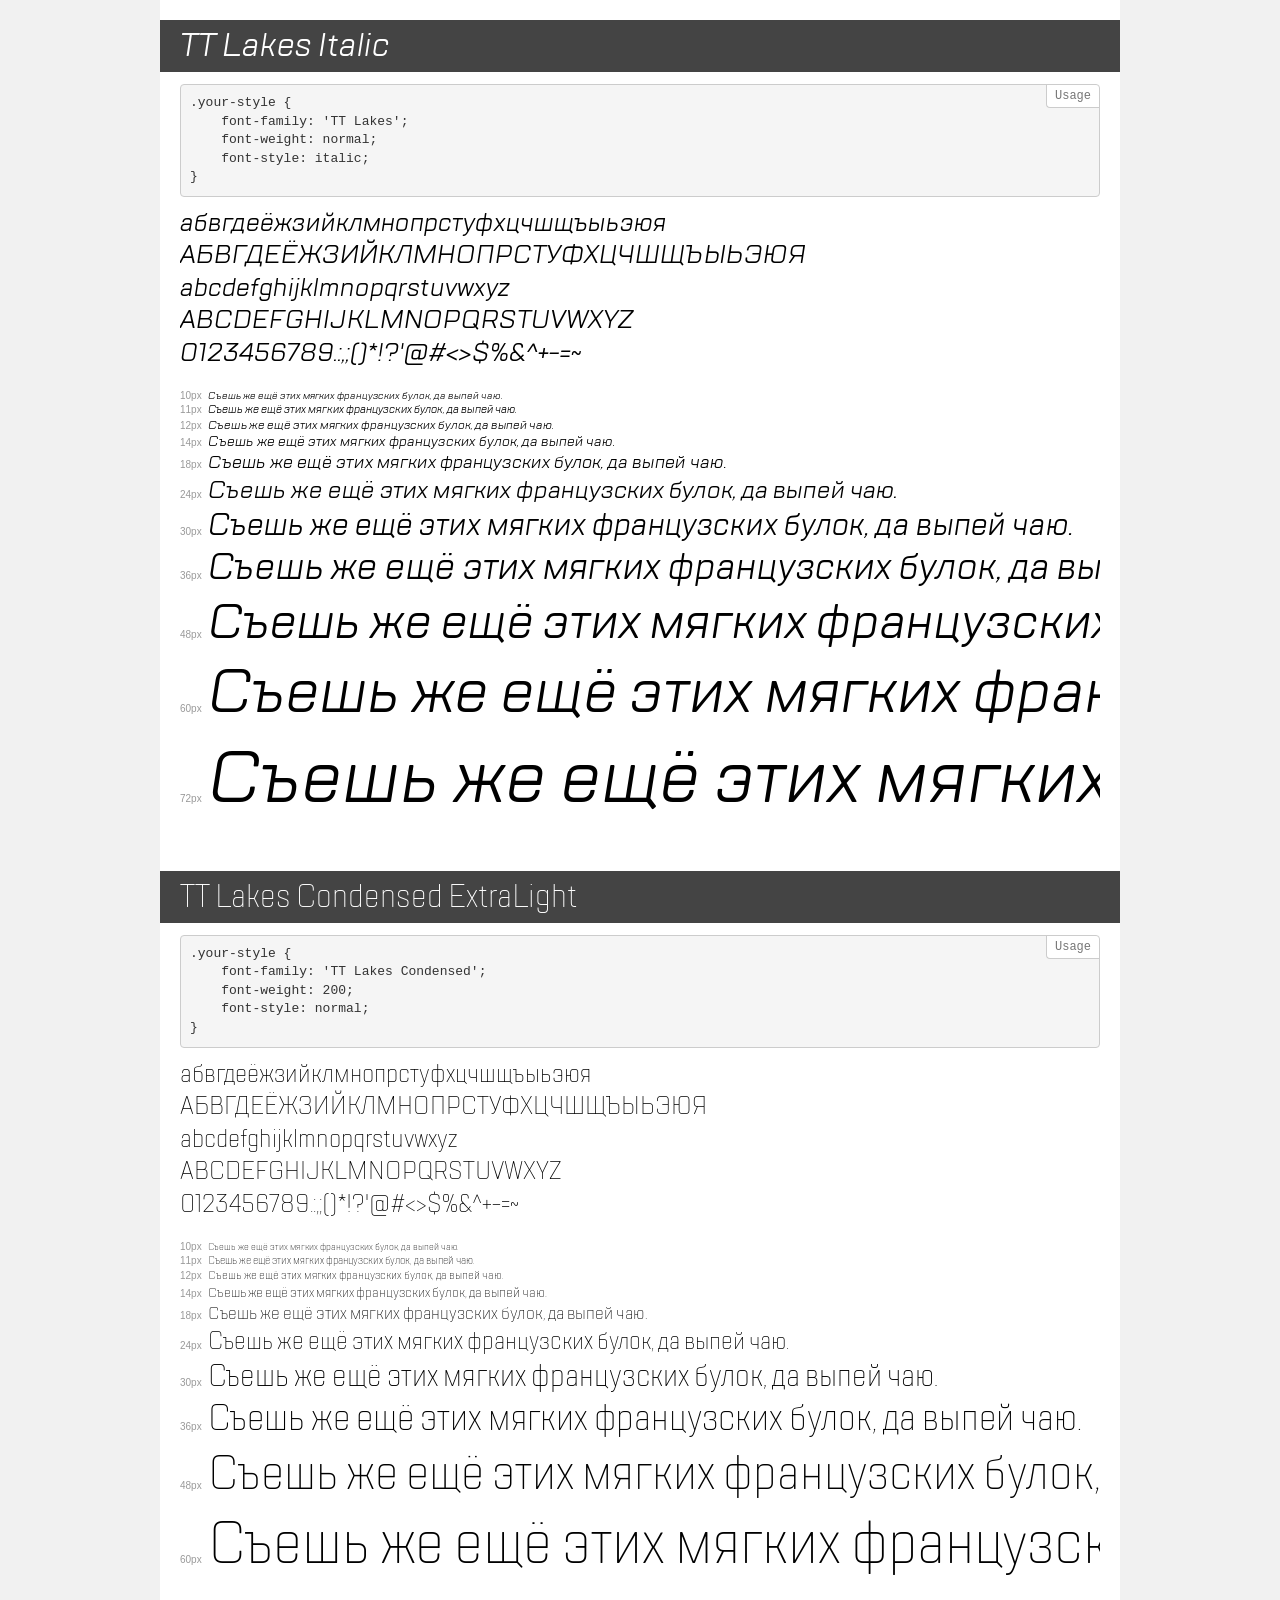
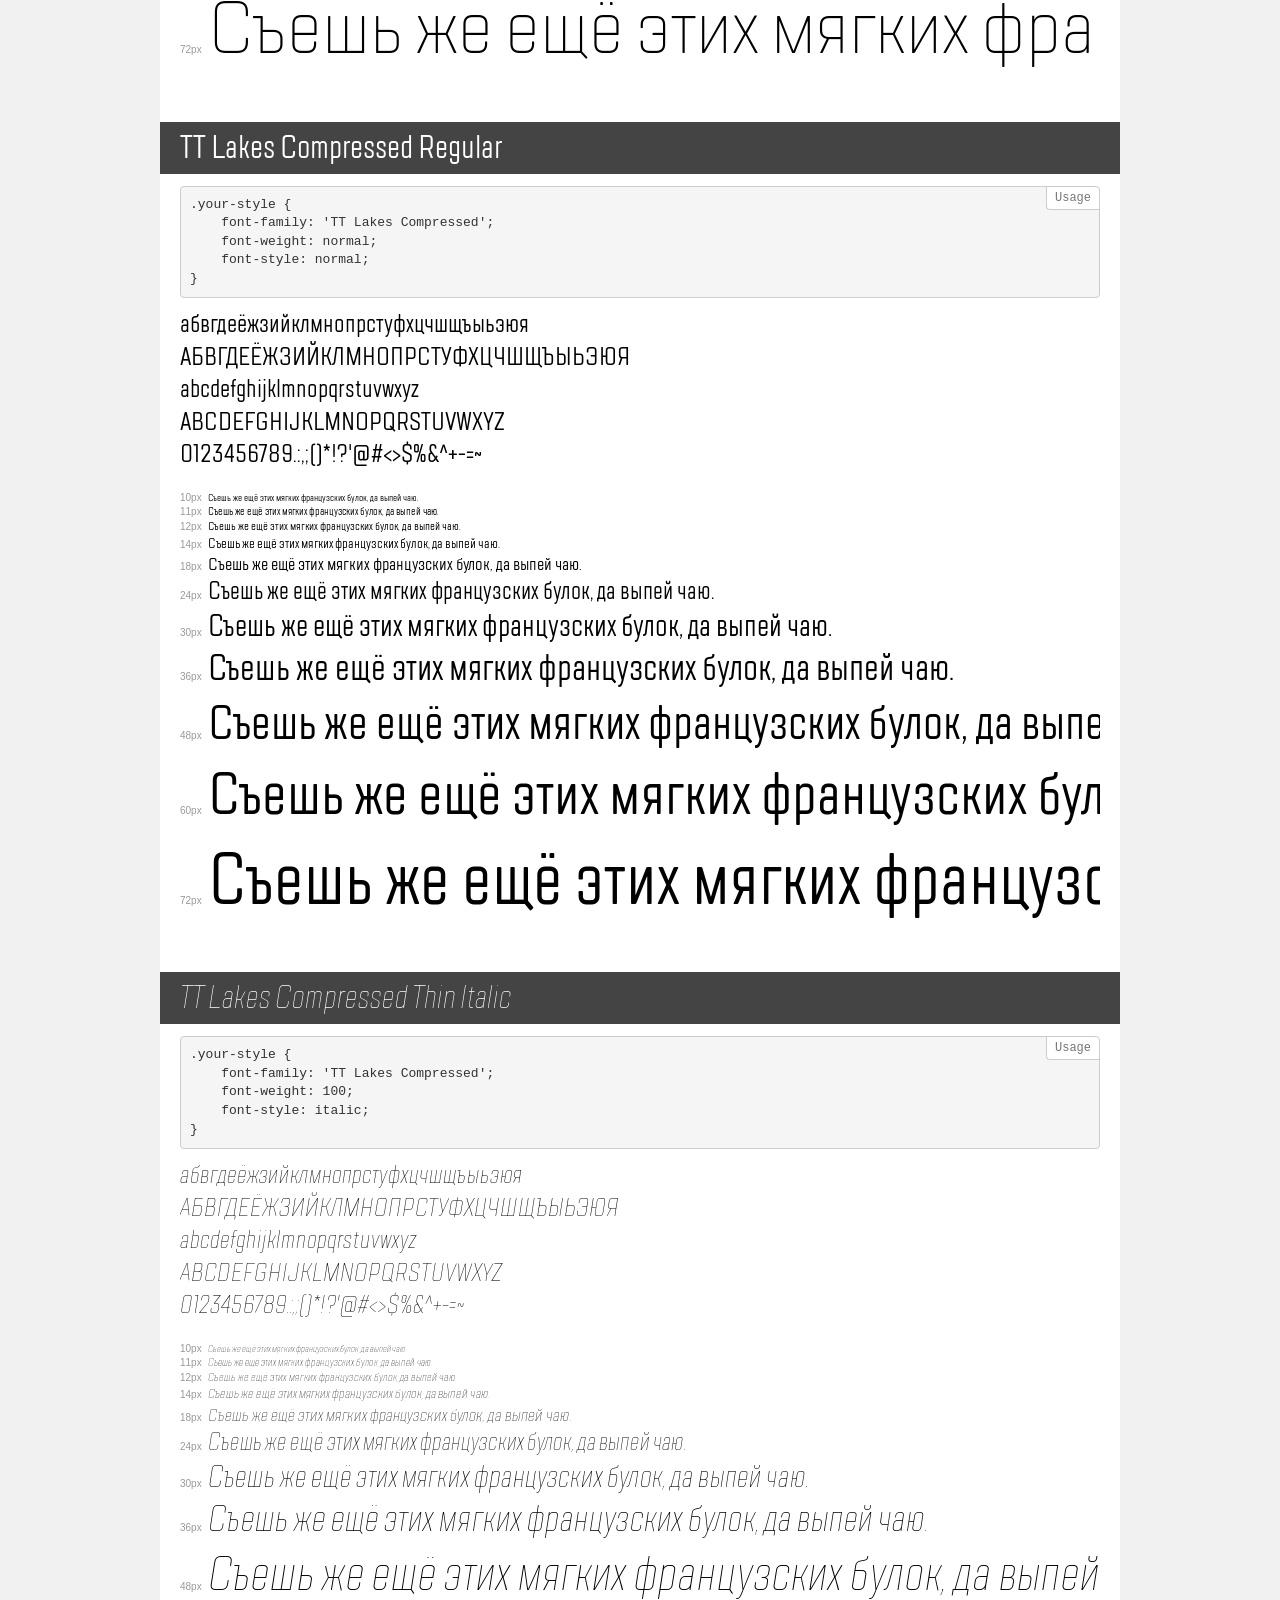
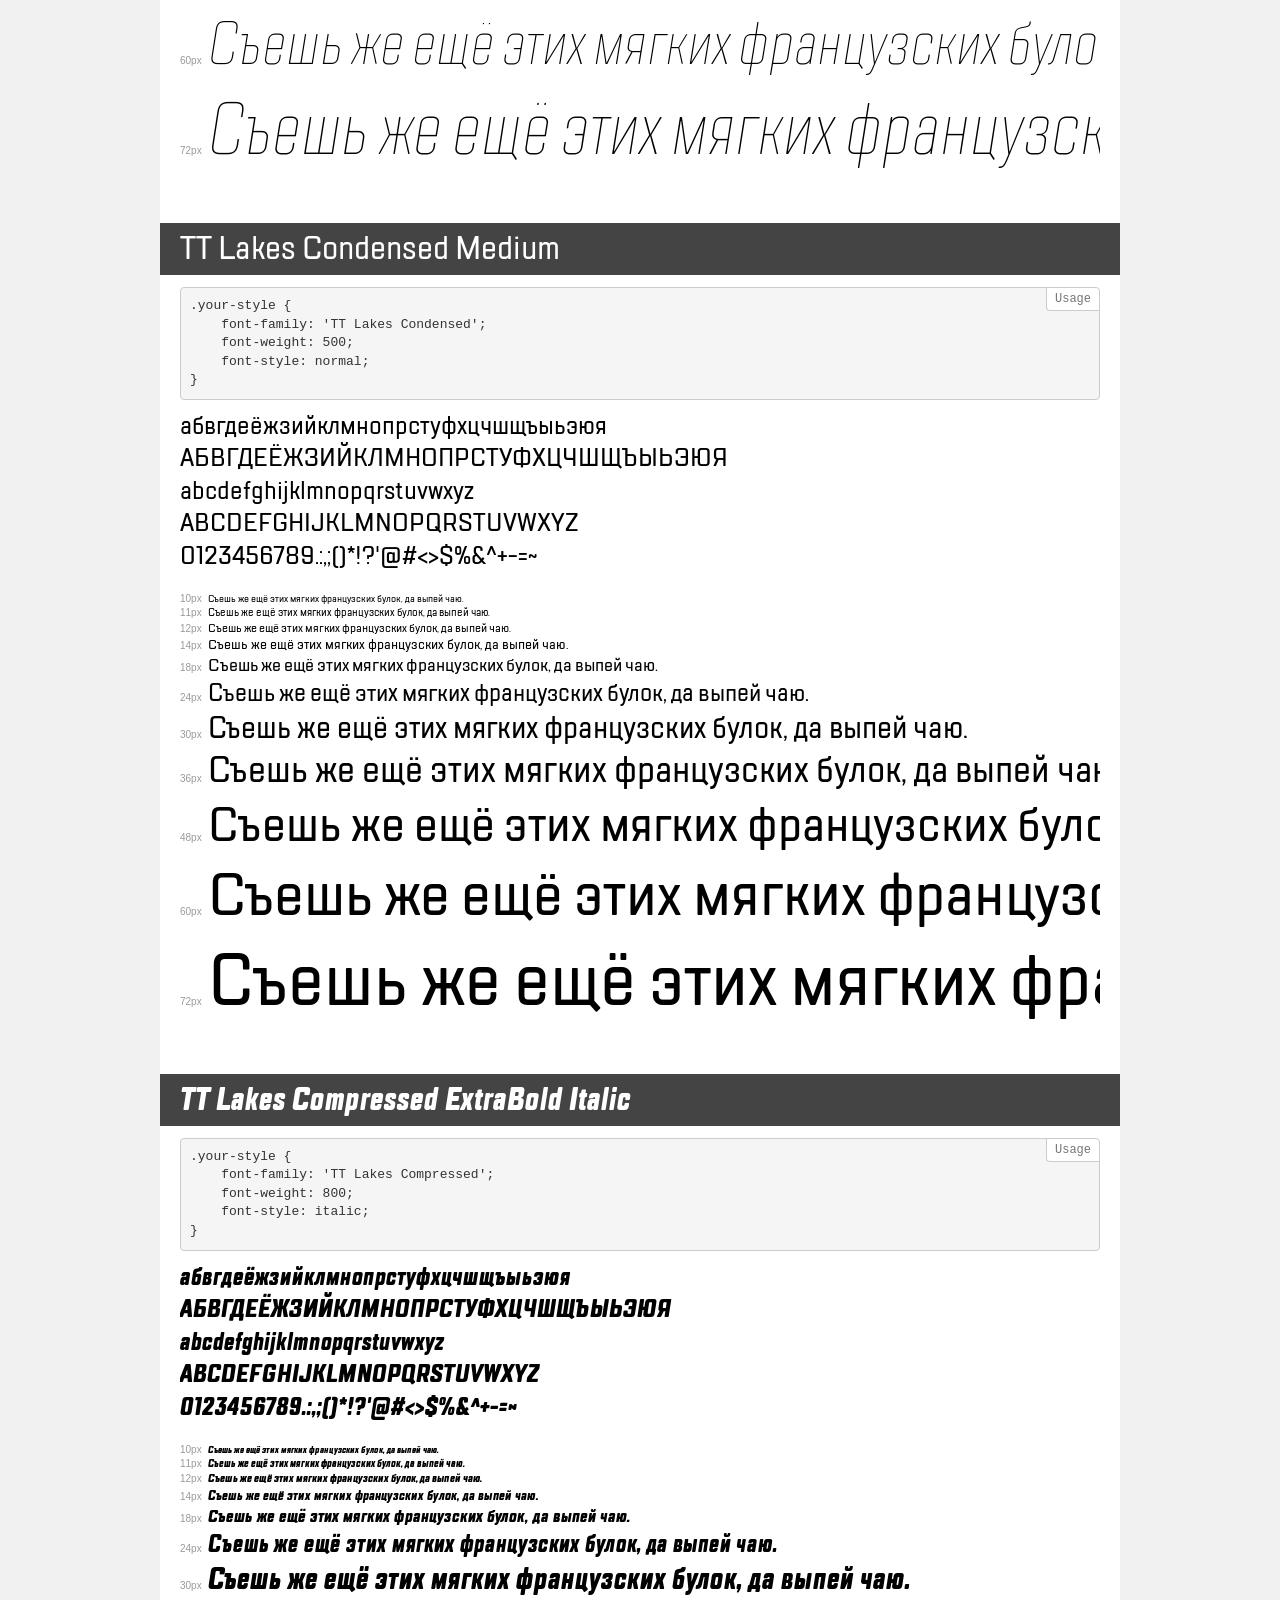
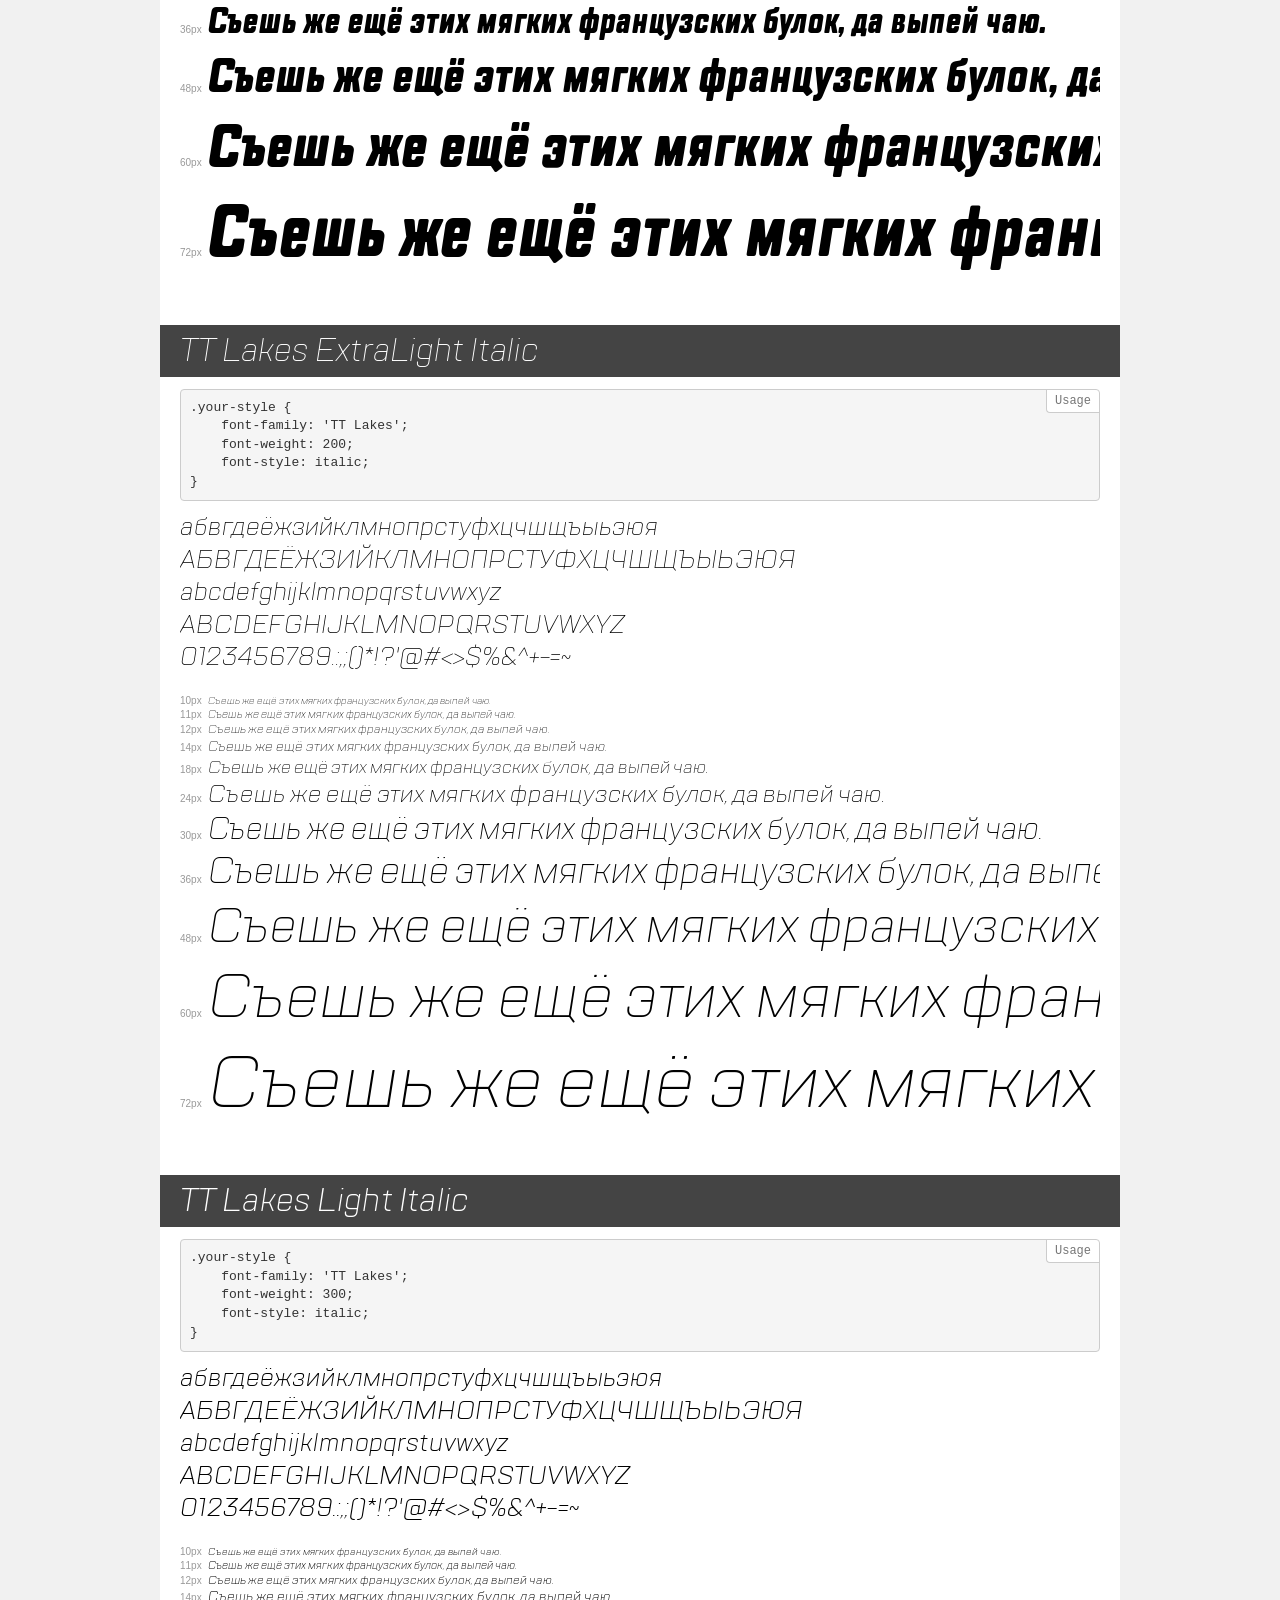
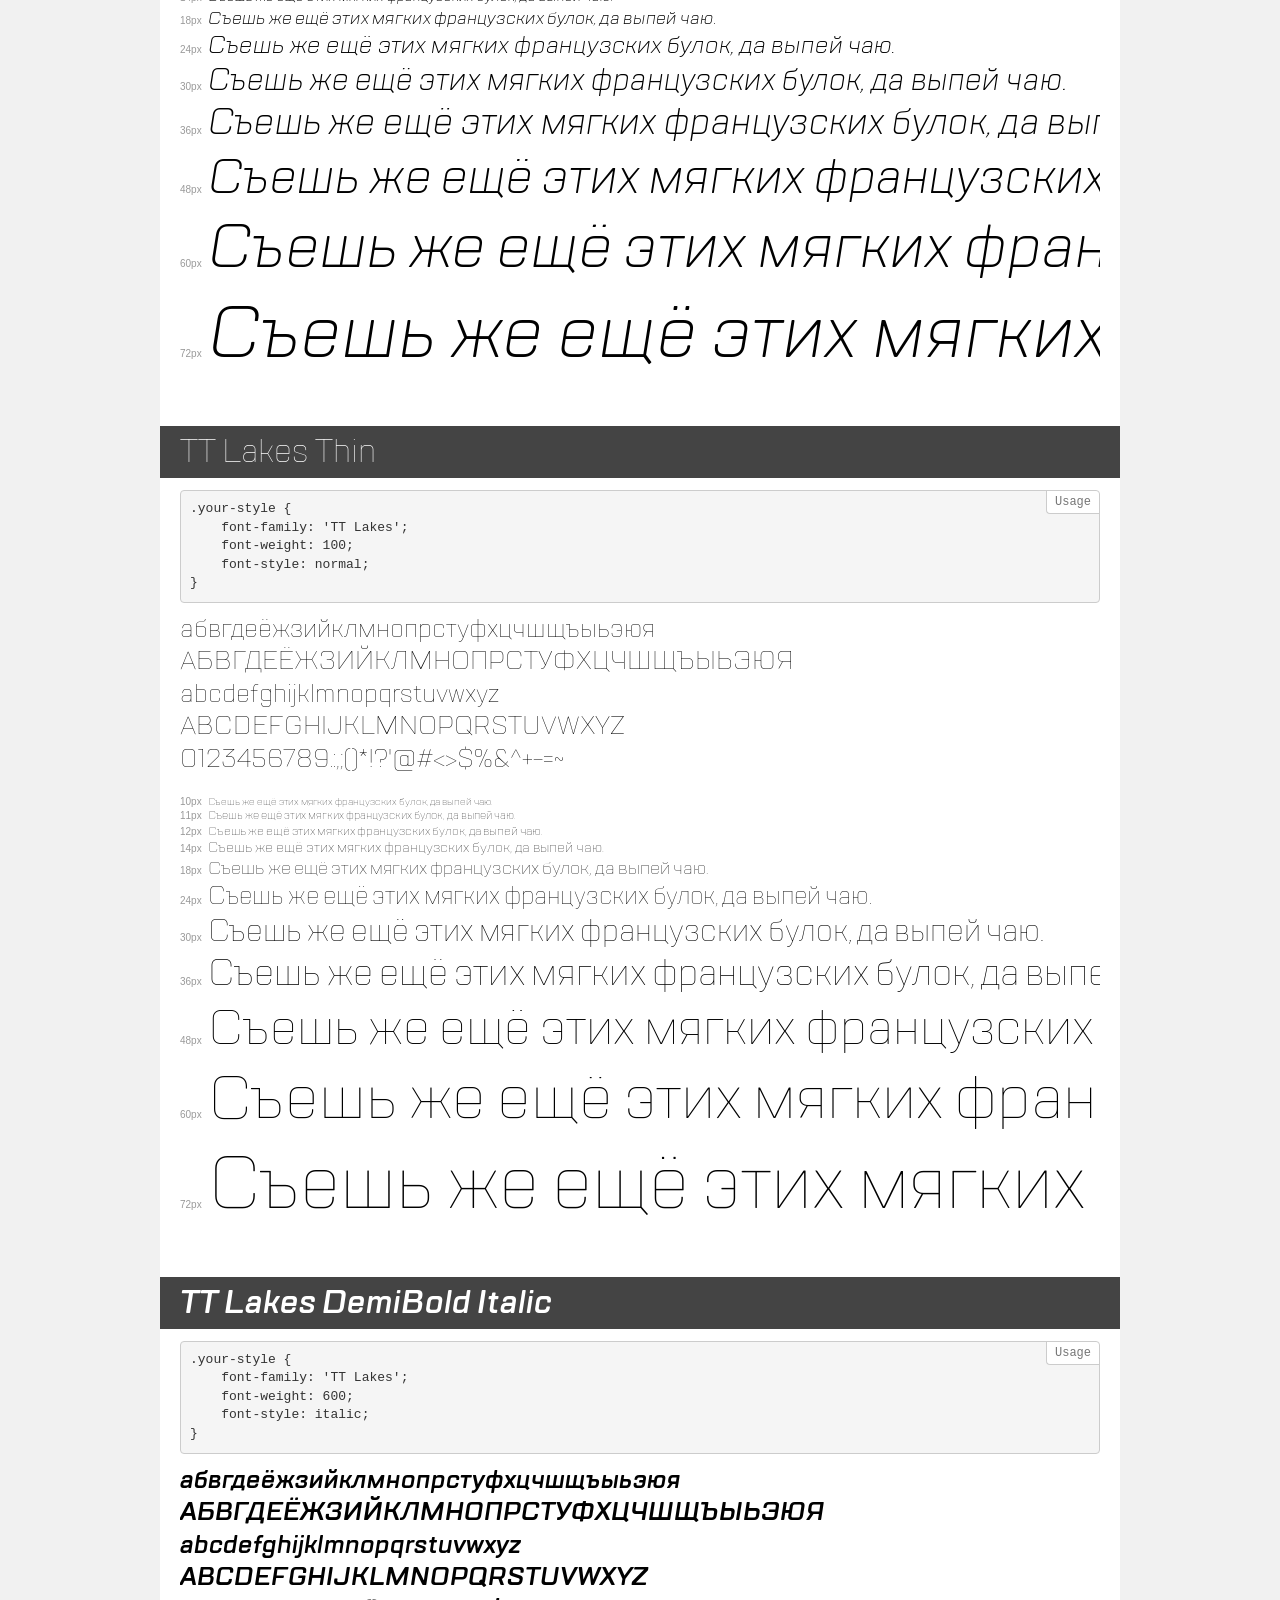
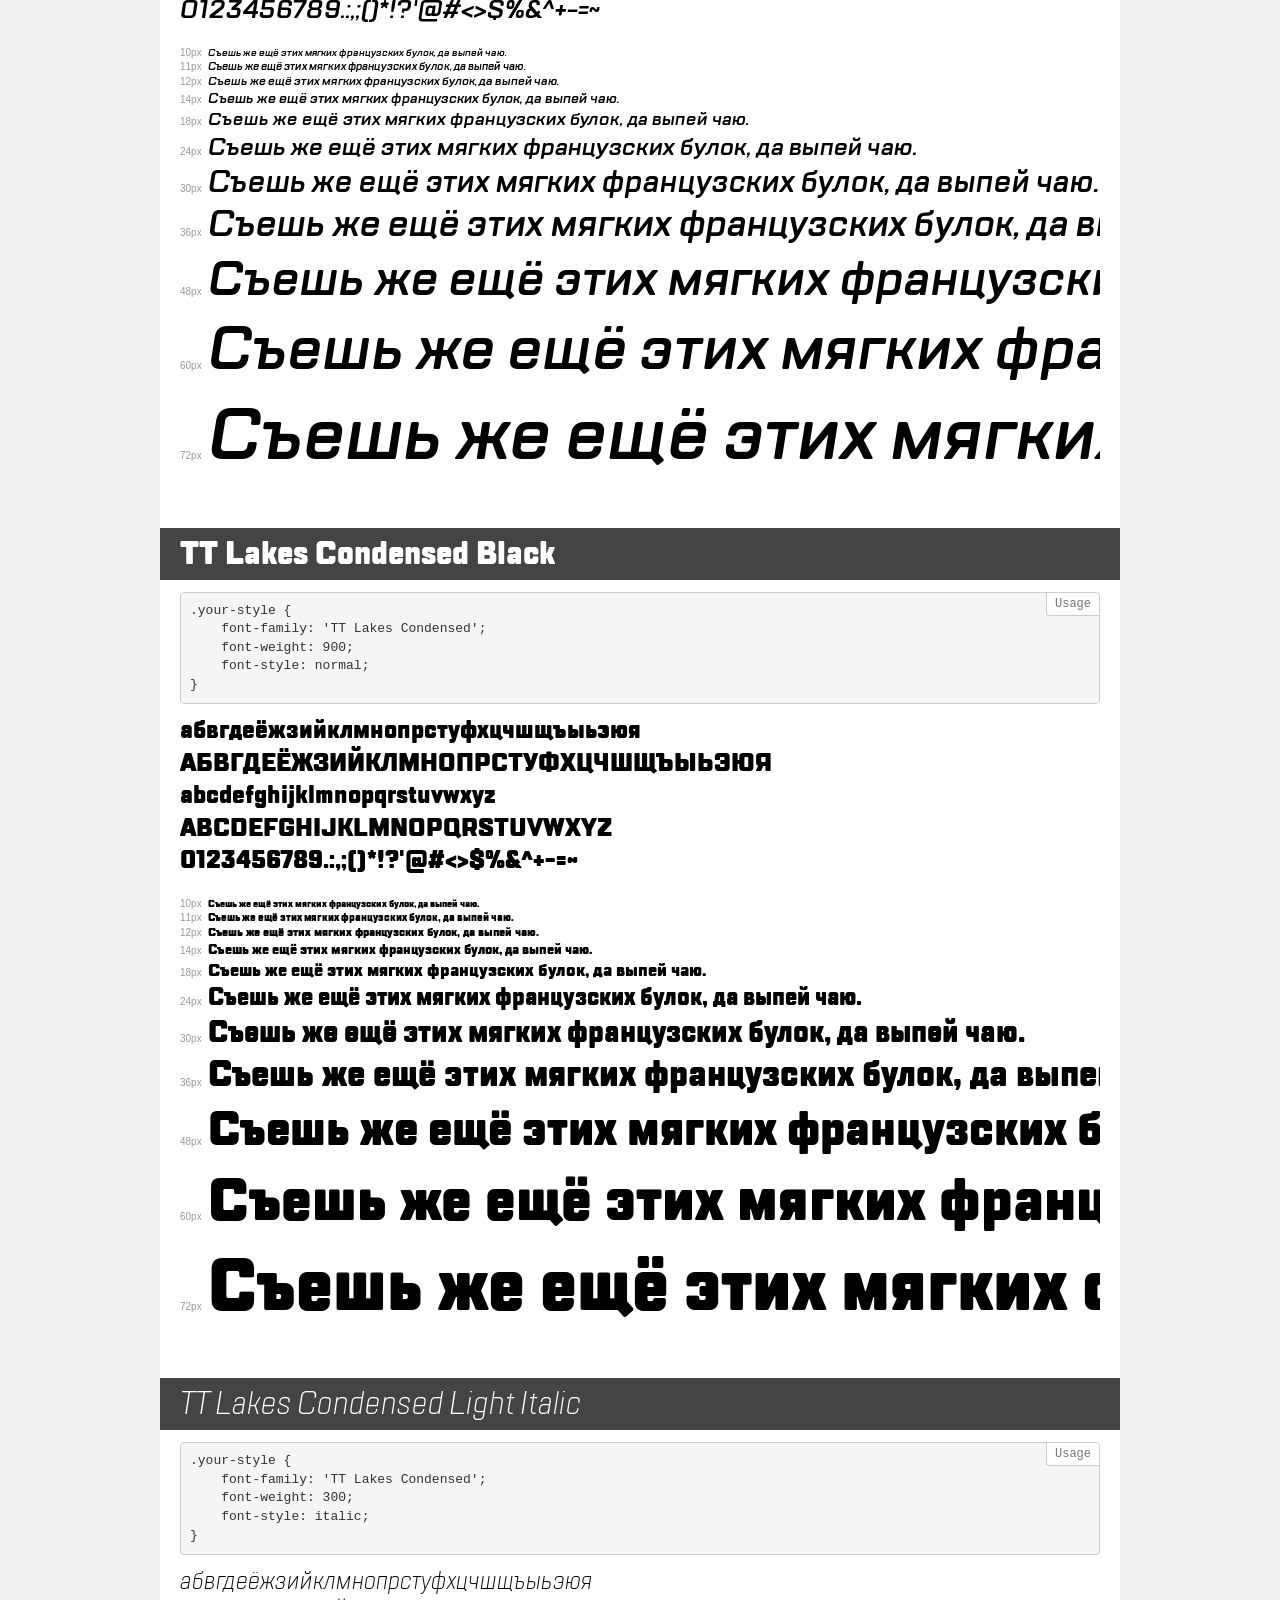
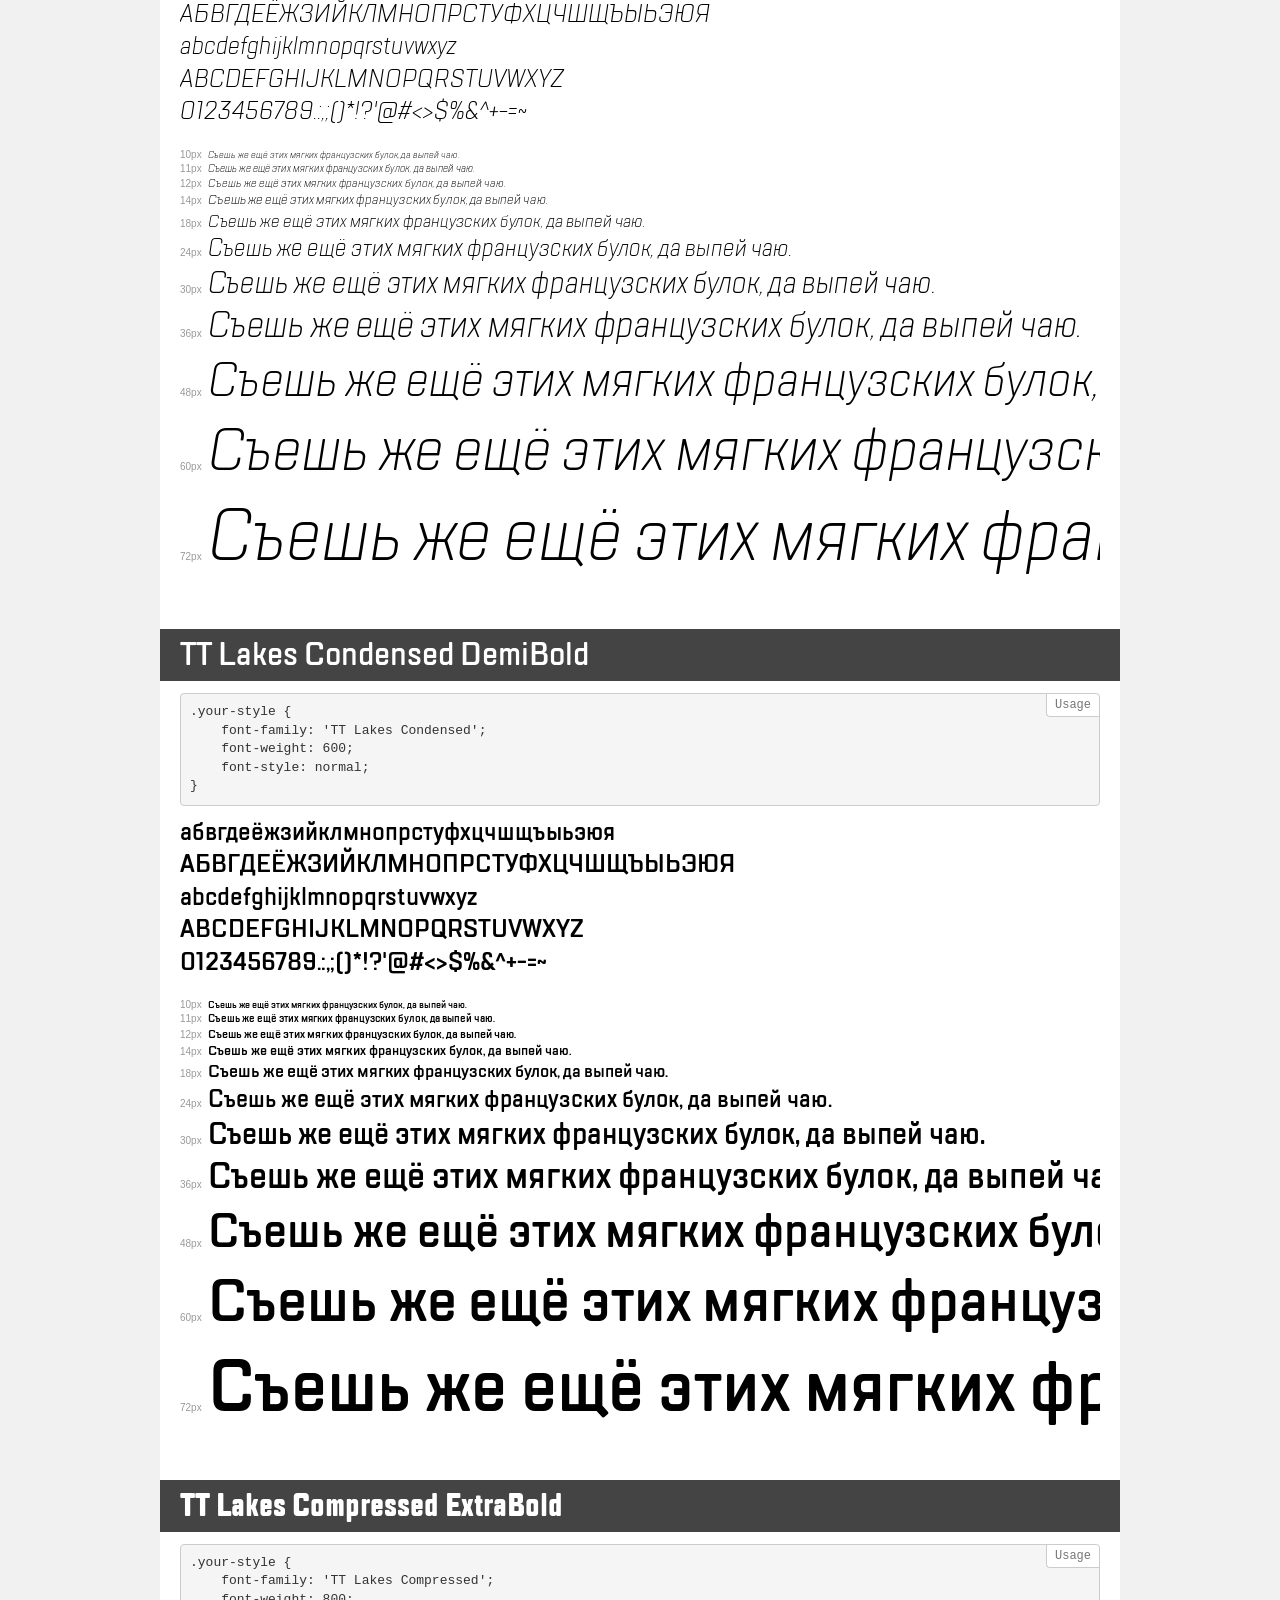
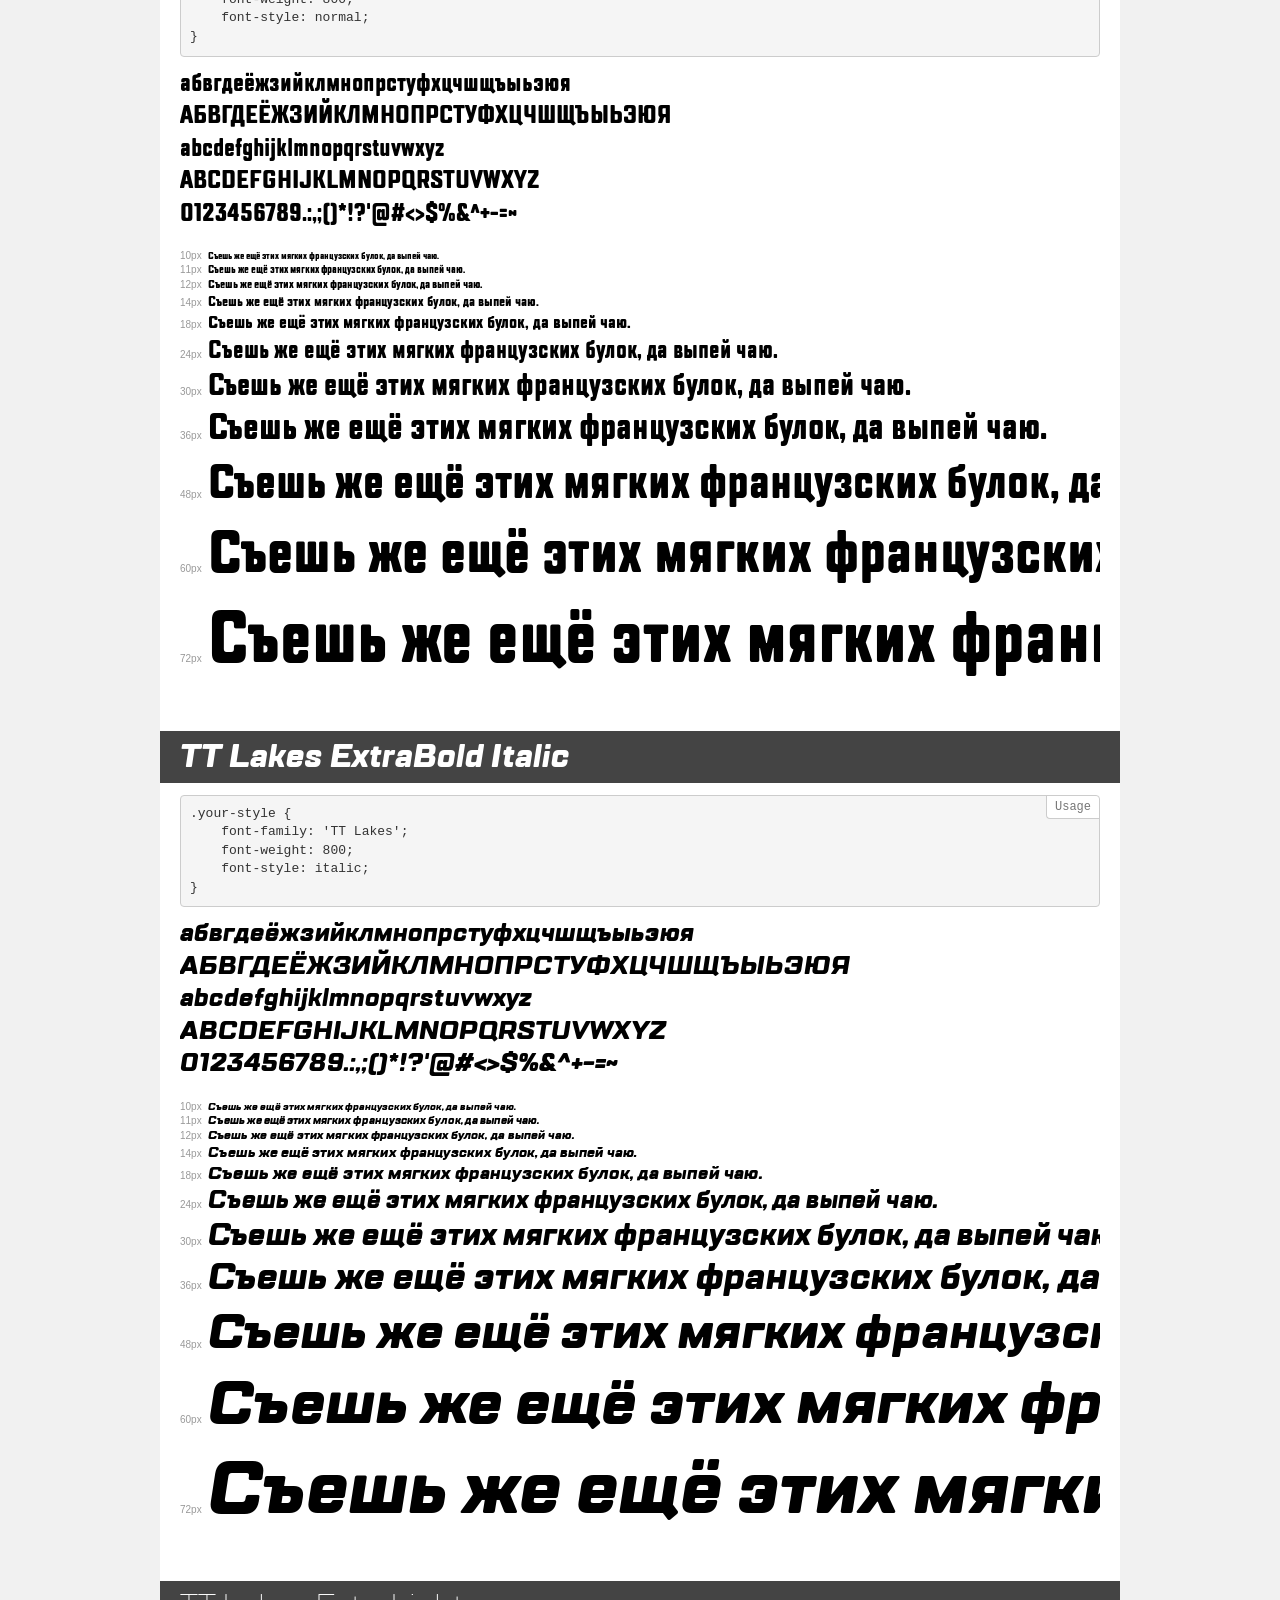
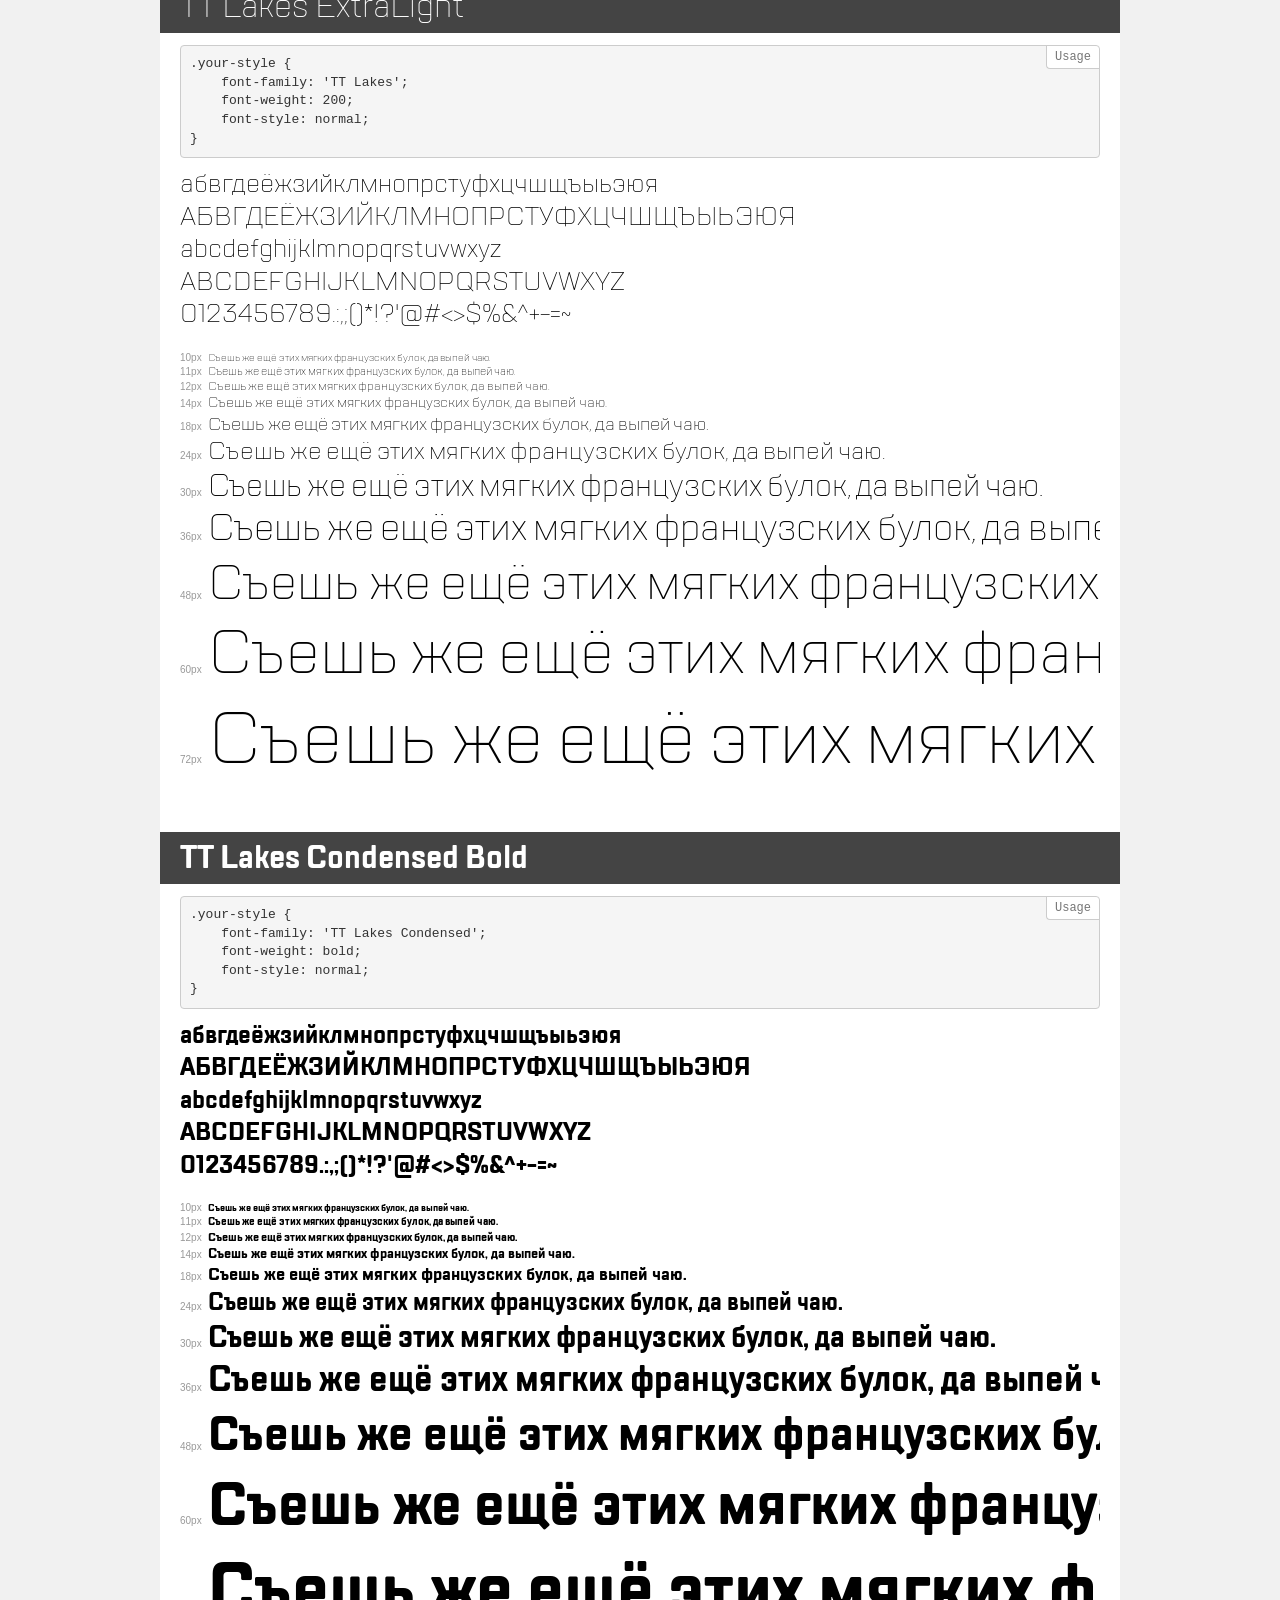
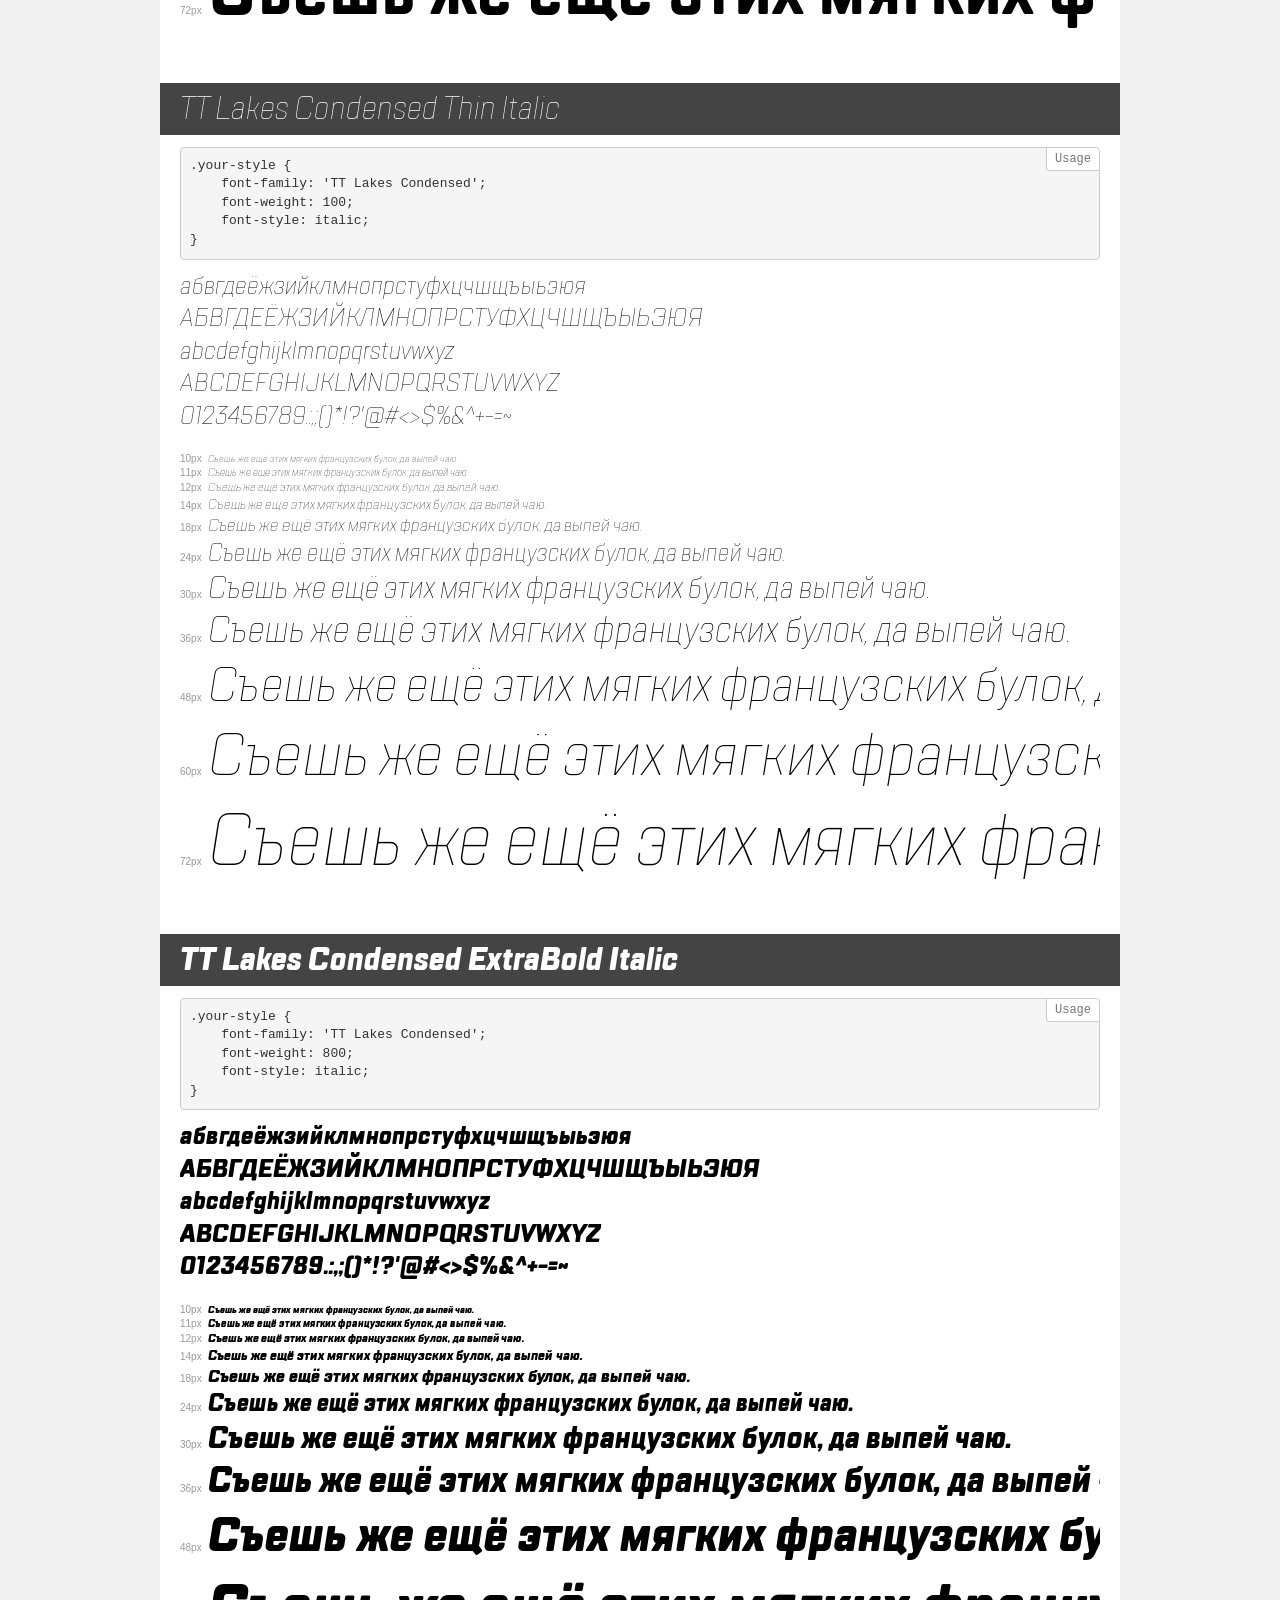
<file: Font/TTLakes/demo.html>
<!DOCTYPE html>
<html>
<head>
    <meta charset="utf-8">
    <meta http-equiv="X-UA-Compatible" content="IE=edge">
    <meta name="viewport" content="width=device-width, initial-scale=1">
    <meta name="robots" content="noindex, noarchive">
    <meta name="format-detection" content="telephone=no">
    <title>Transfonter demo</title>
    <link href="stylesheet.css" rel="stylesheet">
    <style>
        /*
        http://meyerweb.com/eric/tools/css/reset/
        v2.0 | 20110126
        License: none (public domain)
        */
        html, body, div, span, applet, object, iframe,
        h1, h2, h3, h4, h5, h6, p, blockquote, pre,
        a, abbr, acronym, address, big, cite, code,
        del, dfn, em, img, ins, kbd, q, s, samp,
        small, strike, strong, sub, sup, tt, var,
        b, u, i, center,
        dl, dt, dd, ol, ul, li,
        fieldset, form, label, legend,
        table, caption, tbody, tfoot, thead, tr, th, td,
        article, aside, canvas, details, embed,
        figure, figcaption, footer, header, hgroup,
        menu, nav, output, ruby, section, summary,
        time, mark, audio, video {
            margin: 0;
            padding: 0;
            border: 0;
            font-size: 100%;
            font: inherit;
            vertical-align: baseline;
        }
        /* HTML5 display-role reset for older browsers */
        article, aside, details, figcaption, figure,
        footer, header, hgroup, menu, nav, section {
            display: block;
        }
        body {
            line-height: 1;
        }
        ol, ul {
            list-style: none;
        }
        blockquote, q {
            quotes: none;
        }
        blockquote:before, blockquote:after,
        q:before, q:after {
            content: '';
            content: none;
        }
        table {
            border-collapse: collapse;
            border-spacing: 0;
        }
        /* common styles */
        body {
            background: #f1f1f1;
            color: #000;
        }
        .page {
            background: #fff;
            width: 920px;
            margin: 0 auto;
            padding: 20px 20px 0 20px;
            overflow: hidden;
        }
        .font-container {
            overflow-x: auto;
            overflow-y: hidden;
            margin-bottom: 40px;
            line-height: 1.3;
            white-space: nowrap;
            padding-bottom: 5px;
        }
        h1 {
            position: relative;
            background: #444;
            font-size: 32px;
            color: #fff;
            padding: 10px 20px;
            margin: 0 -20px 12px -20px;
        }
        .letters {
            font-size: 25px;
            margin-bottom: 20px;
        }
        .s10:before {
            content: '10px';
        }
        .s11:before {
            content: '11px';
        }
        .s12:before {
            content: '12px';
        }
        .s14:before {
            content: '14px';
        }
        .s18:before {
            content: '18px';
        }
        .s24:before {
            content: '24px';
        }
        .s30:before {
            content: '30px';
        }
        .s36:before {
            content: '36px';
        }
        .s48:before {
            content: '48px';
        }
        .s60:before {
            content: '60px';
        }
        .s72:before {
            content: '72px';
        }
        .s10:before, .s11:before, .s12:before, .s14:before,
        .s18:before, .s24:before, .s30:before, .s36:before,
        .s48:before, .s60:before, .s72:before {
            font-family: Arial, sans-serif;
            font-size: 10px;
            font-weight: normal;
            font-style: normal;
            color: #999;
            padding-right: 6px;
        }
        pre {
            display: block;
            position: relative;
            padding: 9px;
            margin: 0 0 10px;
            font-family: Monaco, Menlo, Consolas, "Courier New", monospace !important;
            font-size: 13px;
            line-height: 1.428571429;
            color: #333;
            font-weight: normal !important;
            font-style: normal !important;
            background-color: #f5f5f5;
            border: 1px solid #ccc;
            overflow-x: auto;
            border-radius: 4px;
        }
        pre:after {
            display: block;
            position: absolute;
            right: 0;
            top: 0;
            content: 'Usage';
            line-height: 1;
            padding: 5px 8px;
            font-size: 12px;
            color: #767676;
            background-color: #fff;
            border: 1px solid #ccc;
            border-right: none;
            border-top: none;
            border-radius: 0 4px 0 4px;
            z-index: 10;
        }
        /* responsive */
        @media (max-width: 959px) {
            .page {
                width: auto;
                margin: 0;
            }
        }
    </style>
</head>
<body>
<div class="page">
    <div class="demo" style="font-family: 'TT Lakes'; font-weight: normal; font-style: italic;">
        <h1>TT Lakes Italic</h1>
        <pre>.your-style {
    font-family: 'TT Lakes';
    font-weight: normal;
    font-style: italic;
}</pre>
        <div class="font-container">
            <p class="letters">
                абвгдеёжзийклмнопрстуфхцчшщъыьэюя<br>
АБВГДЕЁЖЗИЙКЛМНОПРСТУФХЦЧШЩЪЫЬЭЮЯ<br>
abcdefghijklmnopqrstuvwxyz<br>
ABCDEFGHIJKLMNOPQRSTUVWXYZ<br>
                0123456789.:,;()*!?'@#<>$%&^+-=~
            </p>
            <p class="s10" style="font-size: 10px;">Съешь же ещё этих мягких французских булок, да выпей чаю.</p>
            <p class="s11" style="font-size: 11px;">Съешь же ещё этих мягких французских булок, да выпей чаю.</p>
            <p class="s12" style="font-size: 12px;">Съешь же ещё этих мягких французских булок, да выпей чаю.</p>
            <p class="s14" style="font-size: 14px;">Съешь же ещё этих мягких французских булок, да выпей чаю.</p>
            <p class="s18" style="font-size: 18px;">Съешь же ещё этих мягких французских булок, да выпей чаю.</p>
            <p class="s24" style="font-size: 24px;">Съешь же ещё этих мягких французских булок, да выпей чаю.</p>
            <p class="s30" style="font-size: 30px;">Съешь же ещё этих мягких французских булок, да выпей чаю.</p>
            <p class="s36" style="font-size: 36px;">Съешь же ещё этих мягких французских булок, да выпей чаю.</p>
            <p class="s48" style="font-size: 48px;">Съешь же ещё этих мягких французских булок, да выпей чаю.</p>
            <p class="s60" style="font-size: 60px;">Съешь же ещё этих мягких французских булок, да выпей чаю.</p>
            <p class="s72" style="font-size: 72px;">Съешь же ещё этих мягких французских булок, да выпей чаю.</p>
        </div>
    </div>
    <div class="demo" style="font-family: 'TT Lakes Condensed'; font-weight: 200; font-style: normal;">
        <h1>TT Lakes Condensed ExtraLight</h1>
        <pre>.your-style {
    font-family: 'TT Lakes Condensed';
    font-weight: 200;
    font-style: normal;
}</pre>
        <div class="font-container">
            <p class="letters">
                абвгдеёжзийклмнопрстуфхцчшщъыьэюя<br>
АБВГДЕЁЖЗИЙКЛМНОПРСТУФХЦЧШЩЪЫЬЭЮЯ<br>
abcdefghijklmnopqrstuvwxyz<br>
ABCDEFGHIJKLMNOPQRSTUVWXYZ<br>
                0123456789.:,;()*!?'@#<>$%&^+-=~
            </p>
            <p class="s10" style="font-size: 10px;">Съешь же ещё этих мягких французских булок, да выпей чаю.</p>
            <p class="s11" style="font-size: 11px;">Съешь же ещё этих мягких французских булок, да выпей чаю.</p>
            <p class="s12" style="font-size: 12px;">Съешь же ещё этих мягких французских булок, да выпей чаю.</p>
            <p class="s14" style="font-size: 14px;">Съешь же ещё этих мягких французских булок, да выпей чаю.</p>
            <p class="s18" style="font-size: 18px;">Съешь же ещё этих мягких французских булок, да выпей чаю.</p>
            <p class="s24" style="font-size: 24px;">Съешь же ещё этих мягких французских булок, да выпей чаю.</p>
            <p class="s30" style="font-size: 30px;">Съешь же ещё этих мягких французских булок, да выпей чаю.</p>
            <p class="s36" style="font-size: 36px;">Съешь же ещё этих мягких французских булок, да выпей чаю.</p>
            <p class="s48" style="font-size: 48px;">Съешь же ещё этих мягких французских булок, да выпей чаю.</p>
            <p class="s60" style="font-size: 60px;">Съешь же ещё этих мягких французских булок, да выпей чаю.</p>
            <p class="s72" style="font-size: 72px;">Съешь же ещё этих мягких французских булок, да выпей чаю.</p>
        </div>
    </div>
    <div class="demo" style="font-family: 'TT Lakes Compressed'; font-weight: normal; font-style: normal;">
        <h1>TT Lakes Compressed Regular</h1>
        <pre>.your-style {
    font-family: 'TT Lakes Compressed';
    font-weight: normal;
    font-style: normal;
}</pre>
        <div class="font-container">
            <p class="letters">
                абвгдеёжзийклмнопрстуфхцчшщъыьэюя<br>
АБВГДЕЁЖЗИЙКЛМНОПРСТУФХЦЧШЩЪЫЬЭЮЯ<br>
abcdefghijklmnopqrstuvwxyz<br>
ABCDEFGHIJKLMNOPQRSTUVWXYZ<br>
                0123456789.:,;()*!?'@#<>$%&^+-=~
            </p>
            <p class="s10" style="font-size: 10px;">Съешь же ещё этих мягких французских булок, да выпей чаю.</p>
            <p class="s11" style="font-size: 11px;">Съешь же ещё этих мягких французских булок, да выпей чаю.</p>
            <p class="s12" style="font-size: 12px;">Съешь же ещё этих мягких французских булок, да выпей чаю.</p>
            <p class="s14" style="font-size: 14px;">Съешь же ещё этих мягких французских булок, да выпей чаю.</p>
            <p class="s18" style="font-size: 18px;">Съешь же ещё этих мягких французских булок, да выпей чаю.</p>
            <p class="s24" style="font-size: 24px;">Съешь же ещё этих мягких французских булок, да выпей чаю.</p>
            <p class="s30" style="font-size: 30px;">Съешь же ещё этих мягких французских булок, да выпей чаю.</p>
            <p class="s36" style="font-size: 36px;">Съешь же ещё этих мягких французских булок, да выпей чаю.</p>
            <p class="s48" style="font-size: 48px;">Съешь же ещё этих мягких французских булок, да выпей чаю.</p>
            <p class="s60" style="font-size: 60px;">Съешь же ещё этих мягких французских булок, да выпей чаю.</p>
            <p class="s72" style="font-size: 72px;">Съешь же ещё этих мягких французских булок, да выпей чаю.</p>
        </div>
    </div>
    <div class="demo" style="font-family: 'TT Lakes Compressed'; font-weight: 100; font-style: italic;">
        <h1>TT Lakes Compressed Thin Italic</h1>
        <pre>.your-style {
    font-family: 'TT Lakes Compressed';
    font-weight: 100;
    font-style: italic;
}</pre>
        <div class="font-container">
            <p class="letters">
                абвгдеёжзийклмнопрстуфхцчшщъыьэюя<br>
АБВГДЕЁЖЗИЙКЛМНОПРСТУФХЦЧШЩЪЫЬЭЮЯ<br>
abcdefghijklmnopqrstuvwxyz<br>
ABCDEFGHIJKLMNOPQRSTUVWXYZ<br>
                0123456789.:,;()*!?'@#<>$%&^+-=~
            </p>
            <p class="s10" style="font-size: 10px;">Съешь же ещё этих мягких французских булок, да выпей чаю.</p>
            <p class="s11" style="font-size: 11px;">Съешь же ещё этих мягких французских булок, да выпей чаю.</p>
            <p class="s12" style="font-size: 12px;">Съешь же ещё этих мягких французских булок, да выпей чаю.</p>
            <p class="s14" style="font-size: 14px;">Съешь же ещё этих мягких французских булок, да выпей чаю.</p>
            <p class="s18" style="font-size: 18px;">Съешь же ещё этих мягких французских булок, да выпей чаю.</p>
            <p class="s24" style="font-size: 24px;">Съешь же ещё этих мягких французских булок, да выпей чаю.</p>
            <p class="s30" style="font-size: 30px;">Съешь же ещё этих мягких французских булок, да выпей чаю.</p>
            <p class="s36" style="font-size: 36px;">Съешь же ещё этих мягких французских булок, да выпей чаю.</p>
            <p class="s48" style="font-size: 48px;">Съешь же ещё этих мягких французских булок, да выпей чаю.</p>
            <p class="s60" style="font-size: 60px;">Съешь же ещё этих мягких французских булок, да выпей чаю.</p>
            <p class="s72" style="font-size: 72px;">Съешь же ещё этих мягких французских булок, да выпей чаю.</p>
        </div>
    </div>
    <div class="demo" style="font-family: 'TT Lakes Condensed'; font-weight: 500; font-style: normal;">
        <h1>TT Lakes Condensed Medium</h1>
        <pre>.your-style {
    font-family: 'TT Lakes Condensed';
    font-weight: 500;
    font-style: normal;
}</pre>
        <div class="font-container">
            <p class="letters">
                абвгдеёжзийклмнопрстуфхцчшщъыьэюя<br>
АБВГДЕЁЖЗИЙКЛМНОПРСТУФХЦЧШЩЪЫЬЭЮЯ<br>
abcdefghijklmnopqrstuvwxyz<br>
ABCDEFGHIJKLMNOPQRSTUVWXYZ<br>
                0123456789.:,;()*!?'@#<>$%&^+-=~
            </p>
            <p class="s10" style="font-size: 10px;">Съешь же ещё этих мягких французских булок, да выпей чаю.</p>
            <p class="s11" style="font-size: 11px;">Съешь же ещё этих мягких французских булок, да выпей чаю.</p>
            <p class="s12" style="font-size: 12px;">Съешь же ещё этих мягких французских булок, да выпей чаю.</p>
            <p class="s14" style="font-size: 14px;">Съешь же ещё этих мягких французских булок, да выпей чаю.</p>
            <p class="s18" style="font-size: 18px;">Съешь же ещё этих мягких французских булок, да выпей чаю.</p>
            <p class="s24" style="font-size: 24px;">Съешь же ещё этих мягких французских булок, да выпей чаю.</p>
            <p class="s30" style="font-size: 30px;">Съешь же ещё этих мягких французских булок, да выпей чаю.</p>
            <p class="s36" style="font-size: 36px;">Съешь же ещё этих мягких французских булок, да выпей чаю.</p>
            <p class="s48" style="font-size: 48px;">Съешь же ещё этих мягких французских булок, да выпей чаю.</p>
            <p class="s60" style="font-size: 60px;">Съешь же ещё этих мягких французских булок, да выпей чаю.</p>
            <p class="s72" style="font-size: 72px;">Съешь же ещё этих мягких французских булок, да выпей чаю.</p>
        </div>
    </div>
    <div class="demo" style="font-family: 'TT Lakes Compressed'; font-weight: 800; font-style: italic;">
        <h1>TT Lakes Compressed ExtraBold Italic</h1>
        <pre>.your-style {
    font-family: 'TT Lakes Compressed';
    font-weight: 800;
    font-style: italic;
}</pre>
        <div class="font-container">
            <p class="letters">
                абвгдеёжзийклмнопрстуфхцчшщъыьэюя<br>
АБВГДЕЁЖЗИЙКЛМНОПРСТУФХЦЧШЩЪЫЬЭЮЯ<br>
abcdefghijklmnopqrstuvwxyz<br>
ABCDEFGHIJKLMNOPQRSTUVWXYZ<br>
                0123456789.:,;()*!?'@#<>$%&^+-=~
            </p>
            <p class="s10" style="font-size: 10px;">Съешь же ещё этих мягких французских булок, да выпей чаю.</p>
            <p class="s11" style="font-size: 11px;">Съешь же ещё этих мягких французских булок, да выпей чаю.</p>
            <p class="s12" style="font-size: 12px;">Съешь же ещё этих мягких французских булок, да выпей чаю.</p>
            <p class="s14" style="font-size: 14px;">Съешь же ещё этих мягких французских булок, да выпей чаю.</p>
            <p class="s18" style="font-size: 18px;">Съешь же ещё этих мягких французских булок, да выпей чаю.</p>
            <p class="s24" style="font-size: 24px;">Съешь же ещё этих мягких французских булок, да выпей чаю.</p>
            <p class="s30" style="font-size: 30px;">Съешь же ещё этих мягких французских булок, да выпей чаю.</p>
            <p class="s36" style="font-size: 36px;">Съешь же ещё этих мягких французских булок, да выпей чаю.</p>
            <p class="s48" style="font-size: 48px;">Съешь же ещё этих мягких французских булок, да выпей чаю.</p>
            <p class="s60" style="font-size: 60px;">Съешь же ещё этих мягких французских булок, да выпей чаю.</p>
            <p class="s72" style="font-size: 72px;">Съешь же ещё этих мягких французских булок, да выпей чаю.</p>
        </div>
    </div>
    <div class="demo" style="font-family: 'TT Lakes'; font-weight: 200; font-style: italic;">
        <h1>TT Lakes ExtraLight Italic</h1>
        <pre>.your-style {
    font-family: 'TT Lakes';
    font-weight: 200;
    font-style: italic;
}</pre>
        <div class="font-container">
            <p class="letters">
                абвгдеёжзийклмнопрстуфхцчшщъыьэюя<br>
АБВГДЕЁЖЗИЙКЛМНОПРСТУФХЦЧШЩЪЫЬЭЮЯ<br>
abcdefghijklmnopqrstuvwxyz<br>
ABCDEFGHIJKLMNOPQRSTUVWXYZ<br>
                0123456789.:,;()*!?'@#<>$%&^+-=~
            </p>
            <p class="s10" style="font-size: 10px;">Съешь же ещё этих мягких французских булок, да выпей чаю.</p>
            <p class="s11" style="font-size: 11px;">Съешь же ещё этих мягких французских булок, да выпей чаю.</p>
            <p class="s12" style="font-size: 12px;">Съешь же ещё этих мягких французских булок, да выпей чаю.</p>
            <p class="s14" style="font-size: 14px;">Съешь же ещё этих мягких французских булок, да выпей чаю.</p>
            <p class="s18" style="font-size: 18px;">Съешь же ещё этих мягких французских булок, да выпей чаю.</p>
            <p class="s24" style="font-size: 24px;">Съешь же ещё этих мягких французских булок, да выпей чаю.</p>
            <p class="s30" style="font-size: 30px;">Съешь же ещё этих мягких французских булок, да выпей чаю.</p>
            <p class="s36" style="font-size: 36px;">Съешь же ещё этих мягких французских булок, да выпей чаю.</p>
            <p class="s48" style="font-size: 48px;">Съешь же ещё этих мягких французских булок, да выпей чаю.</p>
            <p class="s60" style="font-size: 60px;">Съешь же ещё этих мягких французских булок, да выпей чаю.</p>
            <p class="s72" style="font-size: 72px;">Съешь же ещё этих мягких французских булок, да выпей чаю.</p>
        </div>
    </div>
    <div class="demo" style="font-family: 'TT Lakes'; font-weight: 300; font-style: italic;">
        <h1>TT Lakes Light Italic</h1>
        <pre>.your-style {
    font-family: 'TT Lakes';
    font-weight: 300;
    font-style: italic;
}</pre>
        <div class="font-container">
            <p class="letters">
                абвгдеёжзийклмнопрстуфхцчшщъыьэюя<br>
АБВГДЕЁЖЗИЙКЛМНОПРСТУФХЦЧШЩЪЫЬЭЮЯ<br>
abcdefghijklmnopqrstuvwxyz<br>
ABCDEFGHIJKLMNOPQRSTUVWXYZ<br>
                0123456789.:,;()*!?'@#<>$%&^+-=~
            </p>
            <p class="s10" style="font-size: 10px;">Съешь же ещё этих мягких французских булок, да выпей чаю.</p>
            <p class="s11" style="font-size: 11px;">Съешь же ещё этих мягких французских булок, да выпей чаю.</p>
            <p class="s12" style="font-size: 12px;">Съешь же ещё этих мягких французских булок, да выпей чаю.</p>
            <p class="s14" style="font-size: 14px;">Съешь же ещё этих мягких французских булок, да выпей чаю.</p>
            <p class="s18" style="font-size: 18px;">Съешь же ещё этих мягких французских булок, да выпей чаю.</p>
            <p class="s24" style="font-size: 24px;">Съешь же ещё этих мягких французских булок, да выпей чаю.</p>
            <p class="s30" style="font-size: 30px;">Съешь же ещё этих мягких французских булок, да выпей чаю.</p>
            <p class="s36" style="font-size: 36px;">Съешь же ещё этих мягких французских булок, да выпей чаю.</p>
            <p class="s48" style="font-size: 48px;">Съешь же ещё этих мягких французских булок, да выпей чаю.</p>
            <p class="s60" style="font-size: 60px;">Съешь же ещё этих мягких французских булок, да выпей чаю.</p>
            <p class="s72" style="font-size: 72px;">Съешь же ещё этих мягких французских булок, да выпей чаю.</p>
        </div>
    </div>
    <div class="demo" style="font-family: 'TT Lakes'; font-weight: 100; font-style: normal;">
        <h1>TT Lakes Thin</h1>
        <pre>.your-style {
    font-family: 'TT Lakes';
    font-weight: 100;
    font-style: normal;
}</pre>
        <div class="font-container">
            <p class="letters">
                абвгдеёжзийклмнопрстуфхцчшщъыьэюя<br>
АБВГДЕЁЖЗИЙКЛМНОПРСТУФХЦЧШЩЪЫЬЭЮЯ<br>
abcdefghijklmnopqrstuvwxyz<br>
ABCDEFGHIJKLMNOPQRSTUVWXYZ<br>
                0123456789.:,;()*!?'@#<>$%&^+-=~
            </p>
            <p class="s10" style="font-size: 10px;">Съешь же ещё этих мягких французских булок, да выпей чаю.</p>
            <p class="s11" style="font-size: 11px;">Съешь же ещё этих мягких французских булок, да выпей чаю.</p>
            <p class="s12" style="font-size: 12px;">Съешь же ещё этих мягких французских булок, да выпей чаю.</p>
            <p class="s14" style="font-size: 14px;">Съешь же ещё этих мягких французских булок, да выпей чаю.</p>
            <p class="s18" style="font-size: 18px;">Съешь же ещё этих мягких французских булок, да выпей чаю.</p>
            <p class="s24" style="font-size: 24px;">Съешь же ещё этих мягких французских булок, да выпей чаю.</p>
            <p class="s30" style="font-size: 30px;">Съешь же ещё этих мягких французских булок, да выпей чаю.</p>
            <p class="s36" style="font-size: 36px;">Съешь же ещё этих мягких французских булок, да выпей чаю.</p>
            <p class="s48" style="font-size: 48px;">Съешь же ещё этих мягких французских булок, да выпей чаю.</p>
            <p class="s60" style="font-size: 60px;">Съешь же ещё этих мягких французских булок, да выпей чаю.</p>
            <p class="s72" style="font-size: 72px;">Съешь же ещё этих мягких французских булок, да выпей чаю.</p>
        </div>
    </div>
    <div class="demo" style="font-family: 'TT Lakes'; font-weight: 600; font-style: italic;">
        <h1>TT Lakes DemiBold Italic</h1>
        <pre>.your-style {
    font-family: 'TT Lakes';
    font-weight: 600;
    font-style: italic;
}</pre>
        <div class="font-container">
            <p class="letters">
                абвгдеёжзийклмнопрстуфхцчшщъыьэюя<br>
АБВГДЕЁЖЗИЙКЛМНОПРСТУФХЦЧШЩЪЫЬЭЮЯ<br>
abcdefghijklmnopqrstuvwxyz<br>
ABCDEFGHIJKLMNOPQRSTUVWXYZ<br>
                0123456789.:,;()*!?'@#<>$%&^+-=~
            </p>
            <p class="s10" style="font-size: 10px;">Съешь же ещё этих мягких французских булок, да выпей чаю.</p>
            <p class="s11" style="font-size: 11px;">Съешь же ещё этих мягких французских булок, да выпей чаю.</p>
            <p class="s12" style="font-size: 12px;">Съешь же ещё этих мягких французских булок, да выпей чаю.</p>
            <p class="s14" style="font-size: 14px;">Съешь же ещё этих мягких французских булок, да выпей чаю.</p>
            <p class="s18" style="font-size: 18px;">Съешь же ещё этих мягких французских булок, да выпей чаю.</p>
            <p class="s24" style="font-size: 24px;">Съешь же ещё этих мягких французских булок, да выпей чаю.</p>
            <p class="s30" style="font-size: 30px;">Съешь же ещё этих мягких французских булок, да выпей чаю.</p>
            <p class="s36" style="font-size: 36px;">Съешь же ещё этих мягких французских булок, да выпей чаю.</p>
            <p class="s48" style="font-size: 48px;">Съешь же ещё этих мягких французских булок, да выпей чаю.</p>
            <p class="s60" style="font-size: 60px;">Съешь же ещё этих мягких французских булок, да выпей чаю.</p>
            <p class="s72" style="font-size: 72px;">Съешь же ещё этих мягких французских булок, да выпей чаю.</p>
        </div>
    </div>
    <div class="demo" style="font-family: 'TT Lakes Condensed'; font-weight: 900; font-style: normal;">
        <h1>TT Lakes Condensed Black</h1>
        <pre>.your-style {
    font-family: 'TT Lakes Condensed';
    font-weight: 900;
    font-style: normal;
}</pre>
        <div class="font-container">
            <p class="letters">
                абвгдеёжзийклмнопрстуфхцчшщъыьэюя<br>
АБВГДЕЁЖЗИЙКЛМНОПРСТУФХЦЧШЩЪЫЬЭЮЯ<br>
abcdefghijklmnopqrstuvwxyz<br>
ABCDEFGHIJKLMNOPQRSTUVWXYZ<br>
                0123456789.:,;()*!?'@#<>$%&^+-=~
            </p>
            <p class="s10" style="font-size: 10px;">Съешь же ещё этих мягких французских булок, да выпей чаю.</p>
            <p class="s11" style="font-size: 11px;">Съешь же ещё этих мягких французских булок, да выпей чаю.</p>
            <p class="s12" style="font-size: 12px;">Съешь же ещё этих мягких французских булок, да выпей чаю.</p>
            <p class="s14" style="font-size: 14px;">Съешь же ещё этих мягких французских булок, да выпей чаю.</p>
            <p class="s18" style="font-size: 18px;">Съешь же ещё этих мягких французских булок, да выпей чаю.</p>
            <p class="s24" style="font-size: 24px;">Съешь же ещё этих мягких французских булок, да выпей чаю.</p>
            <p class="s30" style="font-size: 30px;">Съешь же ещё этих мягких французских булок, да выпей чаю.</p>
            <p class="s36" style="font-size: 36px;">Съешь же ещё этих мягких французских булок, да выпей чаю.</p>
            <p class="s48" style="font-size: 48px;">Съешь же ещё этих мягких французских булок, да выпей чаю.</p>
            <p class="s60" style="font-size: 60px;">Съешь же ещё этих мягких французских булок, да выпей чаю.</p>
            <p class="s72" style="font-size: 72px;">Съешь же ещё этих мягких французских булок, да выпей чаю.</p>
        </div>
    </div>
    <div class="demo" style="font-family: 'TT Lakes Condensed'; font-weight: 300; font-style: italic;">
        <h1>TT Lakes Condensed Light Italic</h1>
        <pre>.your-style {
    font-family: 'TT Lakes Condensed';
    font-weight: 300;
    font-style: italic;
}</pre>
        <div class="font-container">
            <p class="letters">
                абвгдеёжзийклмнопрстуфхцчшщъыьэюя<br>
АБВГДЕЁЖЗИЙКЛМНОПРСТУФХЦЧШЩЪЫЬЭЮЯ<br>
abcdefghijklmnopqrstuvwxyz<br>
ABCDEFGHIJKLMNOPQRSTUVWXYZ<br>
                0123456789.:,;()*!?'@#<>$%&^+-=~
            </p>
            <p class="s10" style="font-size: 10px;">Съешь же ещё этих мягких французских булок, да выпей чаю.</p>
            <p class="s11" style="font-size: 11px;">Съешь же ещё этих мягких французских булок, да выпей чаю.</p>
            <p class="s12" style="font-size: 12px;">Съешь же ещё этих мягких французских булок, да выпей чаю.</p>
            <p class="s14" style="font-size: 14px;">Съешь же ещё этих мягких французских булок, да выпей чаю.</p>
            <p class="s18" style="font-size: 18px;">Съешь же ещё этих мягких французских булок, да выпей чаю.</p>
            <p class="s24" style="font-size: 24px;">Съешь же ещё этих мягких французских булок, да выпей чаю.</p>
            <p class="s30" style="font-size: 30px;">Съешь же ещё этих мягких французских булок, да выпей чаю.</p>
            <p class="s36" style="font-size: 36px;">Съешь же ещё этих мягких французских булок, да выпей чаю.</p>
            <p class="s48" style="font-size: 48px;">Съешь же ещё этих мягких французских булок, да выпей чаю.</p>
            <p class="s60" style="font-size: 60px;">Съешь же ещё этих мягких французских булок, да выпей чаю.</p>
            <p class="s72" style="font-size: 72px;">Съешь же ещё этих мягких французских булок, да выпей чаю.</p>
        </div>
    </div>
    <div class="demo" style="font-family: 'TT Lakes Condensed'; font-weight: 600; font-style: normal;">
        <h1>TT Lakes Condensed DemiBold</h1>
        <pre>.your-style {
    font-family: 'TT Lakes Condensed';
    font-weight: 600;
    font-style: normal;
}</pre>
        <div class="font-container">
            <p class="letters">
                абвгдеёжзийклмнопрстуфхцчшщъыьэюя<br>
АБВГДЕЁЖЗИЙКЛМНОПРСТУФХЦЧШЩЪЫЬЭЮЯ<br>
abcdefghijklmnopqrstuvwxyz<br>
ABCDEFGHIJKLMNOPQRSTUVWXYZ<br>
                0123456789.:,;()*!?'@#<>$%&^+-=~
            </p>
            <p class="s10" style="font-size: 10px;">Съешь же ещё этих мягких французских булок, да выпей чаю.</p>
            <p class="s11" style="font-size: 11px;">Съешь же ещё этих мягких французских булок, да выпей чаю.</p>
            <p class="s12" style="font-size: 12px;">Съешь же ещё этих мягких французских булок, да выпей чаю.</p>
            <p class="s14" style="font-size: 14px;">Съешь же ещё этих мягких французских булок, да выпей чаю.</p>
            <p class="s18" style="font-size: 18px;">Съешь же ещё этих мягких французских булок, да выпей чаю.</p>
            <p class="s24" style="font-size: 24px;">Съешь же ещё этих мягких французских булок, да выпей чаю.</p>
            <p class="s30" style="font-size: 30px;">Съешь же ещё этих мягких французских булок, да выпей чаю.</p>
            <p class="s36" style="font-size: 36px;">Съешь же ещё этих мягких французских булок, да выпей чаю.</p>
            <p class="s48" style="font-size: 48px;">Съешь же ещё этих мягких французских булок, да выпей чаю.</p>
            <p class="s60" style="font-size: 60px;">Съешь же ещё этих мягких французских булок, да выпей чаю.</p>
            <p class="s72" style="font-size: 72px;">Съешь же ещё этих мягких французских булок, да выпей чаю.</p>
        </div>
    </div>
    <div class="demo" style="font-family: 'TT Lakes Compressed'; font-weight: 800; font-style: normal;">
        <h1>TT Lakes Compressed ExtraBold</h1>
        <pre>.your-style {
    font-family: 'TT Lakes Compressed';
    font-weight: 800;
    font-style: normal;
}</pre>
        <div class="font-container">
            <p class="letters">
                абвгдеёжзийклмнопрстуфхцчшщъыьэюя<br>
АБВГДЕЁЖЗИЙКЛМНОПРСТУФХЦЧШЩЪЫЬЭЮЯ<br>
abcdefghijklmnopqrstuvwxyz<br>
ABCDEFGHIJKLMNOPQRSTUVWXYZ<br>
                0123456789.:,;()*!?'@#<>$%&^+-=~
            </p>
            <p class="s10" style="font-size: 10px;">Съешь же ещё этих мягких французских булок, да выпей чаю.</p>
            <p class="s11" style="font-size: 11px;">Съешь же ещё этих мягких французских булок, да выпей чаю.</p>
            <p class="s12" style="font-size: 12px;">Съешь же ещё этих мягких французских булок, да выпей чаю.</p>
            <p class="s14" style="font-size: 14px;">Съешь же ещё этих мягких французских булок, да выпей чаю.</p>
            <p class="s18" style="font-size: 18px;">Съешь же ещё этих мягких французских булок, да выпей чаю.</p>
            <p class="s24" style="font-size: 24px;">Съешь же ещё этих мягких французских булок, да выпей чаю.</p>
            <p class="s30" style="font-size: 30px;">Съешь же ещё этих мягких французских булок, да выпей чаю.</p>
            <p class="s36" style="font-size: 36px;">Съешь же ещё этих мягких французских булок, да выпей чаю.</p>
            <p class="s48" style="font-size: 48px;">Съешь же ещё этих мягких французских булок, да выпей чаю.</p>
            <p class="s60" style="font-size: 60px;">Съешь же ещё этих мягких французских булок, да выпей чаю.</p>
            <p class="s72" style="font-size: 72px;">Съешь же ещё этих мягких французских булок, да выпей чаю.</p>
        </div>
    </div>
    <div class="demo" style="font-family: 'TT Lakes'; font-weight: 800; font-style: italic;">
        <h1>TT Lakes ExtraBold Italic</h1>
        <pre>.your-style {
    font-family: 'TT Lakes';
    font-weight: 800;
    font-style: italic;
}</pre>
        <div class="font-container">
            <p class="letters">
                абвгдеёжзийклмнопрстуфхцчшщъыьэюя<br>
АБВГДЕЁЖЗИЙКЛМНОПРСТУФХЦЧШЩЪЫЬЭЮЯ<br>
abcdefghijklmnopqrstuvwxyz<br>
ABCDEFGHIJKLMNOPQRSTUVWXYZ<br>
                0123456789.:,;()*!?'@#<>$%&^+-=~
            </p>
            <p class="s10" style="font-size: 10px;">Съешь же ещё этих мягких французских булок, да выпей чаю.</p>
            <p class="s11" style="font-size: 11px;">Съешь же ещё этих мягких французских булок, да выпей чаю.</p>
            <p class="s12" style="font-size: 12px;">Съешь же ещё этих мягких французских булок, да выпей чаю.</p>
            <p class="s14" style="font-size: 14px;">Съешь же ещё этих мягких французских булок, да выпей чаю.</p>
            <p class="s18" style="font-size: 18px;">Съешь же ещё этих мягких французских булок, да выпей чаю.</p>
            <p class="s24" style="font-size: 24px;">Съешь же ещё этих мягких французских булок, да выпей чаю.</p>
            <p class="s30" style="font-size: 30px;">Съешь же ещё этих мягких французских булок, да выпей чаю.</p>
            <p class="s36" style="font-size: 36px;">Съешь же ещё этих мягких французских булок, да выпей чаю.</p>
            <p class="s48" style="font-size: 48px;">Съешь же ещё этих мягких французских булок, да выпей чаю.</p>
            <p class="s60" style="font-size: 60px;">Съешь же ещё этих мягких французских булок, да выпей чаю.</p>
            <p class="s72" style="font-size: 72px;">Съешь же ещё этих мягких французских булок, да выпей чаю.</p>
        </div>
    </div>
    <div class="demo" style="font-family: 'TT Lakes'; font-weight: 200; font-style: normal;">
        <h1>TT Lakes ExtraLight</h1>
        <pre>.your-style {
    font-family: 'TT Lakes';
    font-weight: 200;
    font-style: normal;
}</pre>
        <div class="font-container">
            <p class="letters">
                абвгдеёжзийклмнопрстуфхцчшщъыьэюя<br>
АБВГДЕЁЖЗИЙКЛМНОПРСТУФХЦЧШЩЪЫЬЭЮЯ<br>
abcdefghijklmnopqrstuvwxyz<br>
ABCDEFGHIJKLMNOPQRSTUVWXYZ<br>
                0123456789.:,;()*!?'@#<>$%&^+-=~
            </p>
            <p class="s10" style="font-size: 10px;">Съешь же ещё этих мягких французских булок, да выпей чаю.</p>
            <p class="s11" style="font-size: 11px;">Съешь же ещё этих мягких французских булок, да выпей чаю.</p>
            <p class="s12" style="font-size: 12px;">Съешь же ещё этих мягких французских булок, да выпей чаю.</p>
            <p class="s14" style="font-size: 14px;">Съешь же ещё этих мягких французских булок, да выпей чаю.</p>
            <p class="s18" style="font-size: 18px;">Съешь же ещё этих мягких французских булок, да выпей чаю.</p>
            <p class="s24" style="font-size: 24px;">Съешь же ещё этих мягких французских булок, да выпей чаю.</p>
            <p class="s30" style="font-size: 30px;">Съешь же ещё этих мягких французских булок, да выпей чаю.</p>
            <p class="s36" style="font-size: 36px;">Съешь же ещё этих мягких французских булок, да выпей чаю.</p>
            <p class="s48" style="font-size: 48px;">Съешь же ещё этих мягких французских булок, да выпей чаю.</p>
            <p class="s60" style="font-size: 60px;">Съешь же ещё этих мягких французских булок, да выпей чаю.</p>
            <p class="s72" style="font-size: 72px;">Съешь же ещё этих мягких французских булок, да выпей чаю.</p>
        </div>
    </div>
    <div class="demo" style="font-family: 'TT Lakes Condensed'; font-weight: bold; font-style: normal;">
        <h1>TT Lakes Condensed Bold</h1>
        <pre>.your-style {
    font-family: 'TT Lakes Condensed';
    font-weight: bold;
    font-style: normal;
}</pre>
        <div class="font-container">
            <p class="letters">
                абвгдеёжзийклмнопрстуфхцчшщъыьэюя<br>
АБВГДЕЁЖЗИЙКЛМНОПРСТУФХЦЧШЩЪЫЬЭЮЯ<br>
abcdefghijklmnopqrstuvwxyz<br>
ABCDEFGHIJKLMNOPQRSTUVWXYZ<br>
                0123456789.:,;()*!?'@#<>$%&^+-=~
            </p>
            <p class="s10" style="font-size: 10px;">Съешь же ещё этих мягких французских булок, да выпей чаю.</p>
            <p class="s11" style="font-size: 11px;">Съешь же ещё этих мягких французских булок, да выпей чаю.</p>
            <p class="s12" style="font-size: 12px;">Съешь же ещё этих мягких французских булок, да выпей чаю.</p>
            <p class="s14" style="font-size: 14px;">Съешь же ещё этих мягких французских булок, да выпей чаю.</p>
            <p class="s18" style="font-size: 18px;">Съешь же ещё этих мягких французских булок, да выпей чаю.</p>
            <p class="s24" style="font-size: 24px;">Съешь же ещё этих мягких французских булок, да выпей чаю.</p>
            <p class="s30" style="font-size: 30px;">Съешь же ещё этих мягких французских булок, да выпей чаю.</p>
            <p class="s36" style="font-size: 36px;">Съешь же ещё этих мягких французских булок, да выпей чаю.</p>
            <p class="s48" style="font-size: 48px;">Съешь же ещё этих мягких французских булок, да выпей чаю.</p>
            <p class="s60" style="font-size: 60px;">Съешь же ещё этих мягких французских булок, да выпей чаю.</p>
            <p class="s72" style="font-size: 72px;">Съешь же ещё этих мягких французских булок, да выпей чаю.</p>
        </div>
    </div>
    <div class="demo" style="font-family: 'TT Lakes Condensed'; font-weight: 100; font-style: italic;">
        <h1>TT Lakes Condensed Thin Italic</h1>
        <pre>.your-style {
    font-family: 'TT Lakes Condensed';
    font-weight: 100;
    font-style: italic;
}</pre>
        <div class="font-container">
            <p class="letters">
                абвгдеёжзийклмнопрстуфхцчшщъыьэюя<br>
АБВГДЕЁЖЗИЙКЛМНОПРСТУФХЦЧШЩЪЫЬЭЮЯ<br>
abcdefghijklmnopqrstuvwxyz<br>
ABCDEFGHIJKLMNOPQRSTUVWXYZ<br>
                0123456789.:,;()*!?'@#<>$%&^+-=~
            </p>
            <p class="s10" style="font-size: 10px;">Съешь же ещё этих мягких французских булок, да выпей чаю.</p>
            <p class="s11" style="font-size: 11px;">Съешь же ещё этих мягких французских булок, да выпей чаю.</p>
            <p class="s12" style="font-size: 12px;">Съешь же ещё этих мягких французских булок, да выпей чаю.</p>
            <p class="s14" style="font-size: 14px;">Съешь же ещё этих мягких французских булок, да выпей чаю.</p>
            <p class="s18" style="font-size: 18px;">Съешь же ещё этих мягких французских булок, да выпей чаю.</p>
            <p class="s24" style="font-size: 24px;">Съешь же ещё этих мягких французских булок, да выпей чаю.</p>
            <p class="s30" style="font-size: 30px;">Съешь же ещё этих мягких французских булок, да выпей чаю.</p>
            <p class="s36" style="font-size: 36px;">Съешь же ещё этих мягких французских булок, да выпей чаю.</p>
            <p class="s48" style="font-size: 48px;">Съешь же ещё этих мягких французских булок, да выпей чаю.</p>
            <p class="s60" style="font-size: 60px;">Съешь же ещё этих мягких французских булок, да выпей чаю.</p>
            <p class="s72" style="font-size: 72px;">Съешь же ещё этих мягких французских булок, да выпей чаю.</p>
        </div>
    </div>
    <div class="demo" style="font-family: 'TT Lakes Condensed'; font-weight: 800; font-style: italic;">
        <h1>TT Lakes Condensed ExtraBold Italic</h1>
        <pre>.your-style {
    font-family: 'TT Lakes Condensed';
    font-weight: 800;
    font-style: italic;
}</pre>
        <div class="font-container">
            <p class="letters">
                абвгдеёжзийклмнопрстуфхцчшщъыьэюя<br>
АБВГДЕЁЖЗИЙКЛМНОПРСТУФХЦЧШЩЪЫЬЭЮЯ<br>
abcdefghijklmnopqrstuvwxyz<br>
ABCDEFGHIJKLMNOPQRSTUVWXYZ<br>
                0123456789.:,;()*!?'@#<>$%&^+-=~
            </p>
            <p class="s10" style="font-size: 10px;">Съешь же ещё этих мягких французских булок, да выпей чаю.</p>
            <p class="s11" style="font-size: 11px;">Съешь же ещё этих мягких французских булок, да выпей чаю.</p>
            <p class="s12" style="font-size: 12px;">Съешь же ещё этих мягких французских булок, да выпей чаю.</p>
            <p class="s14" style="font-size: 14px;">Съешь же ещё этих мягких французских булок, да выпей чаю.</p>
            <p class="s18" style="font-size: 18px;">Съешь же ещё этих мягких французских булок, да выпей чаю.</p>
            <p class="s24" style="font-size: 24px;">Съешь же ещё этих мягких французских булок, да выпей чаю.</p>
            <p class="s30" style="font-size: 30px;">Съешь же ещё этих мягких французских булок, да выпей чаю.</p>
            <p class="s36" style="font-size: 36px;">Съешь же ещё этих мягких французских булок, да выпей чаю.</p>
            <p class="s48" style="font-size: 48px;">Съешь же ещё этих мягких французских булок, да выпей чаю.</p>
            <p class="s60" style="font-size: 60px;">Съешь же ещё этих мягких французских булок, да выпей чаю.</p>
            <p class="s72" style="font-size: 72px;">Съешь же ещё этих мягких французских булок, да выпей чаю.</p>
        </div>
    </div>
    <div class="demo" style="font-family: 'TT Lakes Compressed'; font-weight: 500; font-style: normal;">
        <h1>TT Lakes Compressed Medium</h1>
        <pre>.your-style {
    font-family: 'TT Lakes Compressed';
    font-weight: 500;
    font-style: normal;
}</pre>
        <div class="font-container">
            <p class="letters">
                абвгдеёжзийклмнопрстуфхцчшщъыьэюя<br>
АБВГДЕЁЖЗИЙКЛМНОПРСТУФХЦЧШЩЪЫЬЭЮЯ<br>
abcdefghijklmnopqrstuvwxyz<br>
ABCDEFGHIJKLMNOPQRSTUVWXYZ<br>
                0123456789.:,;()*!?'@#<>$%&^+-=~
            </p>
            <p class="s10" style="font-size: 10px;">Съешь же ещё этих мягких французских булок, да выпей чаю.</p>
            <p class="s11" style="font-size: 11px;">Съешь же ещё этих мягких французских булок, да выпей чаю.</p>
            <p class="s12" style="font-size: 12px;">Съешь же ещё этих мягких французских булок, да выпей чаю.</p>
            <p class="s14" style="font-size: 14px;">Съешь же ещё этих мягких французских булок, да выпей чаю.</p>
            <p class="s18" style="font-size: 18px;">Съешь же ещё этих мягких французских булок, да выпей чаю.</p>
            <p class="s24" style="font-size: 24px;">Съешь же ещё этих мягких французских булок, да выпей чаю.</p>
            <p class="s30" style="font-size: 30px;">Съешь же ещё этих мягких французских булок, да выпей чаю.</p>
            <p class="s36" style="font-size: 36px;">Съешь же ещё этих мягких французских булок, да выпей чаю.</p>
            <p class="s48" style="font-size: 48px;">Съешь же ещё этих мягких французских булок, да выпей чаю.</p>
            <p class="s60" style="font-size: 60px;">Съешь же ещё этих мягких французских булок, да выпей чаю.</p>
            <p class="s72" style="font-size: 72px;">Съешь же ещё этих мягких французских булок, да выпей чаю.</p>
        </div>
    </div>
    <div class="demo" style="font-family: 'TT Lakes Condensed'; font-weight: 100; font-style: normal;">
        <h1>TT Lakes Condensed Thin</h1>
        <pre>.your-style {
    font-family: 'TT Lakes Condensed';
    font-weight: 100;
    font-style: normal;
}</pre>
        <div class="font-container">
            <p class="letters">
                абвгдеёжзийклмнопрстуфхцчшщъыьэюя<br>
АБВГДЕЁЖЗИЙКЛМНОПРСТУФХЦЧШЩЪЫЬЭЮЯ<br>
abcdefghijklmnopqrstuvwxyz<br>
ABCDEFGHIJKLMNOPQRSTUVWXYZ<br>
                0123456789.:,;()*!?'@#<>$%&^+-=~
            </p>
            <p class="s10" style="font-size: 10px;">Съешь же ещё этих мягких французских булок, да выпей чаю.</p>
            <p class="s11" style="font-size: 11px;">Съешь же ещё этих мягких французских булок, да выпей чаю.</p>
            <p class="s12" style="font-size: 12px;">Съешь же ещё этих мягких французских булок, да выпей чаю.</p>
            <p class="s14" style="font-size: 14px;">Съешь же ещё этих мягких французских булок, да выпей чаю.</p>
            <p class="s18" style="font-size: 18px;">Съешь же ещё этих мягких французских булок, да выпей чаю.</p>
            <p class="s24" style="font-size: 24px;">Съешь же ещё этих мягких французских булок, да выпей чаю.</p>
            <p class="s30" style="font-size: 30px;">Съешь же ещё этих мягких французских булок, да выпей чаю.</p>
            <p class="s36" style="font-size: 36px;">Съешь же ещё этих мягких французских булок, да выпей чаю.</p>
            <p class="s48" style="font-size: 48px;">Съешь же ещё этих мягких французских булок, да выпей чаю.</p>
            <p class="s60" style="font-size: 60px;">Съешь же ещё этих мягких французских булок, да выпей чаю.</p>
            <p class="s72" style="font-size: 72px;">Съешь же ещё этих мягких французских булок, да выпей чаю.</p>
        </div>
    </div>
    <div class="demo" style="font-family: 'TT Lakes Compressed'; font-weight: normal; font-style: italic;">
        <h1>TT Lakes Compressed Italic</h1>
        <pre>.your-style {
    font-family: 'TT Lakes Compressed';
    font-weight: normal;
    font-style: italic;
}</pre>
        <div class="font-container">
            <p class="letters">
                абвгдеёжзийклмнопрстуфхцчшщъыьэюя<br>
АБВГДЕЁЖЗИЙКЛМНОПРСТУФХЦЧШЩЪЫЬЭЮЯ<br>
abcdefghijklmnopqrstuvwxyz<br>
ABCDEFGHIJKLMNOPQRSTUVWXYZ<br>
                0123456789.:,;()*!?'@#<>$%&^+-=~
            </p>
            <p class="s10" style="font-size: 10px;">Съешь же ещё этих мягких французских булок, да выпей чаю.</p>
            <p class="s11" style="font-size: 11px;">Съешь же ещё этих мягких французских булок, да выпей чаю.</p>
            <p class="s12" style="font-size: 12px;">Съешь же ещё этих мягких французских булок, да выпей чаю.</p>
            <p class="s14" style="font-size: 14px;">Съешь же ещё этих мягких французских булок, да выпей чаю.</p>
            <p class="s18" style="font-size: 18px;">Съешь же ещё этих мягких французских булок, да выпей чаю.</p>
            <p class="s24" style="font-size: 24px;">Съешь же ещё этих мягких французских булок, да выпей чаю.</p>
            <p class="s30" style="font-size: 30px;">Съешь же ещё этих мягких французских булок, да выпей чаю.</p>
            <p class="s36" style="font-size: 36px;">Съешь же ещё этих мягких французских булок, да выпей чаю.</p>
            <p class="s48" style="font-size: 48px;">Съешь же ещё этих мягких французских булок, да выпей чаю.</p>
            <p class="s60" style="font-size: 60px;">Съешь же ещё этих мягких французских булок, да выпей чаю.</p>
            <p class="s72" style="font-size: 72px;">Съешь же ещё этих мягких французских булок, да выпей чаю.</p>
        </div>
    </div>
    <div class="demo" style="font-family: 'TT Lakes Compressed'; font-weight: 300; font-style: normal;">
        <h1>TT Lakes Compressed Light</h1>
        <pre>.your-style {
    font-family: 'TT Lakes Compressed';
    font-weight: 300;
    font-style: normal;
}</pre>
        <div class="font-container">
            <p class="letters">
                абвгдеёжзийклмнопрстуфхцчшщъыьэюя<br>
АБВГДЕЁЖЗИЙКЛМНОПРСТУФХЦЧШЩЪЫЬЭЮЯ<br>
abcdefghijklmnopqrstuvwxyz<br>
ABCDEFGHIJKLMNOPQRSTUVWXYZ<br>
                0123456789.:,;()*!?'@#<>$%&^+-=~
            </p>
            <p class="s10" style="font-size: 10px;">Съешь же ещё этих мягких французских булок, да выпей чаю.</p>
            <p class="s11" style="font-size: 11px;">Съешь же ещё этих мягких французских булок, да выпей чаю.</p>
            <p class="s12" style="font-size: 12px;">Съешь же ещё этих мягких французских булок, да выпей чаю.</p>
            <p class="s14" style="font-size: 14px;">Съешь же ещё этих мягких французских булок, да выпей чаю.</p>
            <p class="s18" style="font-size: 18px;">Съешь же ещё этих мягких французских булок, да выпей чаю.</p>
            <p class="s24" style="font-size: 24px;">Съешь же ещё этих мягких французских булок, да выпей чаю.</p>
            <p class="s30" style="font-size: 30px;">Съешь же ещё этих мягких французских булок, да выпей чаю.</p>
            <p class="s36" style="font-size: 36px;">Съешь же ещё этих мягких французских булок, да выпей чаю.</p>
            <p class="s48" style="font-size: 48px;">Съешь же ещё этих мягких французских булок, да выпей чаю.</p>
            <p class="s60" style="font-size: 60px;">Съешь же ещё этих мягких французских булок, да выпей чаю.</p>
            <p class="s72" style="font-size: 72px;">Съешь же ещё этих мягких французских булок, да выпей чаю.</p>
        </div>
    </div>
    <div class="demo" style="font-family: 'TT Lakes Compressed'; font-weight: 300; font-style: italic;">
        <h1>TT Lakes Compressed Light Italic</h1>
        <pre>.your-style {
    font-family: 'TT Lakes Compressed';
    font-weight: 300;
    font-style: italic;
}</pre>
        <div class="font-container">
            <p class="letters">
                абвгдеёжзийклмнопрстуфхцчшщъыьэюя<br>
АБВГДЕЁЖЗИЙКЛМНОПРСТУФХЦЧШЩЪЫЬЭЮЯ<br>
abcdefghijklmnopqrstuvwxyz<br>
ABCDEFGHIJKLMNOPQRSTUVWXYZ<br>
                0123456789.:,;()*!?'@#<>$%&^+-=~
            </p>
            <p class="s10" style="font-size: 10px;">Съешь же ещё этих мягких французских булок, да выпей чаю.</p>
            <p class="s11" style="font-size: 11px;">Съешь же ещё этих мягких французских булок, да выпей чаю.</p>
            <p class="s12" style="font-size: 12px;">Съешь же ещё этих мягких французских булок, да выпей чаю.</p>
            <p class="s14" style="font-size: 14px;">Съешь же ещё этих мягких французских булок, да выпей чаю.</p>
            <p class="s18" style="font-size: 18px;">Съешь же ещё этих мягких французских булок, да выпей чаю.</p>
            <p class="s24" style="font-size: 24px;">Съешь же ещё этих мягких французских булок, да выпей чаю.</p>
            <p class="s30" style="font-size: 30px;">Съешь же ещё этих мягких французских булок, да выпей чаю.</p>
            <p class="s36" style="font-size: 36px;">Съешь же ещё этих мягких французских булок, да выпей чаю.</p>
            <p class="s48" style="font-size: 48px;">Съешь же ещё этих мягких французских булок, да выпей чаю.</p>
            <p class="s60" style="font-size: 60px;">Съешь же ещё этих мягких французских булок, да выпей чаю.</p>
            <p class="s72" style="font-size: 72px;">Съешь же ещё этих мягких французских булок, да выпей чаю.</p>
        </div>
    </div>
    <div class="demo" style="font-family: 'TT Lakes Condensed'; font-weight: normal; font-style: normal;">
        <h1>TT Lakes Condensed Regular</h1>
        <pre>.your-style {
    font-family: 'TT Lakes Condensed';
    font-weight: normal;
    font-style: normal;
}</pre>
        <div class="font-container">
            <p class="letters">
                абвгдеёжзийклмнопрстуфхцчшщъыьэюя<br>
АБВГДЕЁЖЗИЙКЛМНОПРСТУФХЦЧШЩЪЫЬЭЮЯ<br>
abcdefghijklmnopqrstuvwxyz<br>
ABCDEFGHIJKLMNOPQRSTUVWXYZ<br>
                0123456789.:,;()*!?'@#<>$%&^+-=~
            </p>
            <p class="s10" style="font-size: 10px;">Съешь же ещё этих мягких французских булок, да выпей чаю.</p>
            <p class="s11" style="font-size: 11px;">Съешь же ещё этих мягких французских булок, да выпей чаю.</p>
            <p class="s12" style="font-size: 12px;">Съешь же ещё этих мягких французских булок, да выпей чаю.</p>
            <p class="s14" style="font-size: 14px;">Съешь же ещё этих мягких французских булок, да выпей чаю.</p>
            <p class="s18" style="font-size: 18px;">Съешь же ещё этих мягких французских булок, да выпей чаю.</p>
            <p class="s24" style="font-size: 24px;">Съешь же ещё этих мягких французских булок, да выпей чаю.</p>
            <p class="s30" style="font-size: 30px;">Съешь же ещё этих мягких французских булок, да выпей чаю.</p>
            <p class="s36" style="font-size: 36px;">Съешь же ещё этих мягких французских булок, да выпей чаю.</p>
            <p class="s48" style="font-size: 48px;">Съешь же ещё этих мягких французских булок, да выпей чаю.</p>
            <p class="s60" style="font-size: 60px;">Съешь же ещё этих мягких французских булок, да выпей чаю.</p>
            <p class="s72" style="font-size: 72px;">Съешь же ещё этих мягких французских булок, да выпей чаю.</p>
        </div>
    </div>
    <div class="demo" style="font-family: 'TT Lakes Condensed'; font-weight: 300; font-style: normal;">
        <h1>TT Lakes Condensed Light</h1>
        <pre>.your-style {
    font-family: 'TT Lakes Condensed';
    font-weight: 300;
    font-style: normal;
}</pre>
        <div class="font-container">
            <p class="letters">
                абвгдеёжзийклмнопрстуфхцчшщъыьэюя<br>
АБВГДЕЁЖЗИЙКЛМНОПРСТУФХЦЧШЩЪЫЬЭЮЯ<br>
abcdefghijklmnopqrstuvwxyz<br>
ABCDEFGHIJKLMNOPQRSTUVWXYZ<br>
                0123456789.:,;()*!?'@#<>$%&^+-=~
            </p>
            <p class="s10" style="font-size: 10px;">Съешь же ещё этих мягких французских булок, да выпей чаю.</p>
            <p class="s11" style="font-size: 11px;">Съешь же ещё этих мягких французских булок, да выпей чаю.</p>
            <p class="s12" style="font-size: 12px;">Съешь же ещё этих мягких французских булок, да выпей чаю.</p>
            <p class="s14" style="font-size: 14px;">Съешь же ещё этих мягких французских булок, да выпей чаю.</p>
            <p class="s18" style="font-size: 18px;">Съешь же ещё этих мягких французских булок, да выпей чаю.</p>
            <p class="s24" style="font-size: 24px;">Съешь же ещё этих мягких французских булок, да выпей чаю.</p>
            <p class="s30" style="font-size: 30px;">Съешь же ещё этих мягких французских булок, да выпей чаю.</p>
            <p class="s36" style="font-size: 36px;">Съешь же ещё этих мягких французских булок, да выпей чаю.</p>
            <p class="s48" style="font-size: 48px;">Съешь же ещё этих мягких французских булок, да выпей чаю.</p>
            <p class="s60" style="font-size: 60px;">Съешь же ещё этих мягких французских булок, да выпей чаю.</p>
            <p class="s72" style="font-size: 72px;">Съешь же ещё этих мягких французских булок, да выпей чаю.</p>
        </div>
    </div>
    <div class="demo" style="font-family: 'TT Lakes'; font-weight: bold; font-style: normal;">
        <h1>TT Lakes Bold</h1>
        <pre>.your-style {
    font-family: 'TT Lakes';
    font-weight: bold;
    font-style: normal;
}</pre>
        <div class="font-container">
            <p class="letters">
                абвгдеёжзийклмнопрстуфхцчшщъыьэюя<br>
АБВГДЕЁЖЗИЙКЛМНОПРСТУФХЦЧШЩЪЫЬЭЮЯ<br>
abcdefghijklmnopqrstuvwxyz<br>
ABCDEFGHIJKLMNOPQRSTUVWXYZ<br>
                0123456789.:,;()*!?'@#<>$%&^+-=~
            </p>
            <p class="s10" style="font-size: 10px;">Съешь же ещё этих мягких французских булок, да выпей чаю.</p>
            <p class="s11" style="font-size: 11px;">Съешь же ещё этих мягких французских булок, да выпей чаю.</p>
            <p class="s12" style="font-size: 12px;">Съешь же ещё этих мягких французских булок, да выпей чаю.</p>
            <p class="s14" style="font-size: 14px;">Съешь же ещё этих мягких французских булок, да выпей чаю.</p>
            <p class="s18" style="font-size: 18px;">Съешь же ещё этих мягких французских булок, да выпей чаю.</p>
            <p class="s24" style="font-size: 24px;">Съешь же ещё этих мягких французских булок, да выпей чаю.</p>
            <p class="s30" style="font-size: 30px;">Съешь же ещё этих мягких французских булок, да выпей чаю.</p>
            <p class="s36" style="font-size: 36px;">Съешь же ещё этих мягких французских булок, да выпей чаю.</p>
            <p class="s48" style="font-size: 48px;">Съешь же ещё этих мягких французских булок, да выпей чаю.</p>
            <p class="s60" style="font-size: 60px;">Съешь же ещё этих мягких французских булок, да выпей чаю.</p>
            <p class="s72" style="font-size: 72px;">Съешь же ещё этих мягких французских булок, да выпей чаю.</p>
        </div>
    </div>
    <div class="demo" style="font-family: 'TT Lakes'; font-weight: 600; font-style: normal;">
        <h1>TT Lakes DemiBold</h1>
        <pre>.your-style {
    font-family: 'TT Lakes';
    font-weight: 600;
    font-style: normal;
}</pre>
        <div class="font-container">
            <p class="letters">
                абвгдеёжзийклмнопрстуфхцчшщъыьэюя<br>
АБВГДЕЁЖЗИЙКЛМНОПРСТУФХЦЧШЩЪЫЬЭЮЯ<br>
abcdefghijklmnopqrstuvwxyz<br>
ABCDEFGHIJKLMNOPQRSTUVWXYZ<br>
                0123456789.:,;()*!?'@#<>$%&^+-=~
            </p>
            <p class="s10" style="font-size: 10px;">Съешь же ещё этих мягких французских булок, да выпей чаю.</p>
            <p class="s11" style="font-size: 11px;">Съешь же ещё этих мягких французских булок, да выпей чаю.</p>
            <p class="s12" style="font-size: 12px;">Съешь же ещё этих мягких французских булок, да выпей чаю.</p>
            <p class="s14" style="font-size: 14px;">Съешь же ещё этих мягких французских булок, да выпей чаю.</p>
            <p class="s18" style="font-size: 18px;">Съешь же ещё этих мягких французских булок, да выпей чаю.</p>
            <p class="s24" style="font-size: 24px;">Съешь же ещё этих мягких французских булок, да выпей чаю.</p>
            <p class="s30" style="font-size: 30px;">Съешь же ещё этих мягких французских булок, да выпей чаю.</p>
            <p class="s36" style="font-size: 36px;">Съешь же ещё этих мягких французских булок, да выпей чаю.</p>
            <p class="s48" style="font-size: 48px;">Съешь же ещё этих мягких французских булок, да выпей чаю.</p>
            <p class="s60" style="font-size: 60px;">Съешь же ещё этих мягких французских булок, да выпей чаю.</p>
            <p class="s72" style="font-size: 72px;">Съешь же ещё этих мягких французских булок, да выпей чаю.</p>
        </div>
    </div>
    <div class="demo" style="font-family: 'TT Lakes Compressed'; font-weight: 100; font-style: normal;">
        <h1>TT Lakes Compressed Thin</h1>
        <pre>.your-style {
    font-family: 'TT Lakes Compressed';
    font-weight: 100;
    font-style: normal;
}</pre>
        <div class="font-container">
            <p class="letters">
                абвгдеёжзийклмнопрстуфхцчшщъыьэюя<br>
АБВГДЕЁЖЗИЙКЛМНОПРСТУФХЦЧШЩЪЫЬЭЮЯ<br>
abcdefghijklmnopqrstuvwxyz<br>
ABCDEFGHIJKLMNOPQRSTUVWXYZ<br>
                0123456789.:,;()*!?'@#<>$%&^+-=~
            </p>
            <p class="s10" style="font-size: 10px;">Съешь же ещё этих мягких французских булок, да выпей чаю.</p>
            <p class="s11" style="font-size: 11px;">Съешь же ещё этих мягких французских булок, да выпей чаю.</p>
            <p class="s12" style="font-size: 12px;">Съешь же ещё этих мягких французских булок, да выпей чаю.</p>
            <p class="s14" style="font-size: 14px;">Съешь же ещё этих мягких французских булок, да выпей чаю.</p>
            <p class="s18" style="font-size: 18px;">Съешь же ещё этих мягких французских булок, да выпей чаю.</p>
            <p class="s24" style="font-size: 24px;">Съешь же ещё этих мягких французских булок, да выпей чаю.</p>
            <p class="s30" style="font-size: 30px;">Съешь же ещё этих мягких французских булок, да выпей чаю.</p>
            <p class="s36" style="font-size: 36px;">Съешь же ещё этих мягких французских булок, да выпей чаю.</p>
            <p class="s48" style="font-size: 48px;">Съешь же ещё этих мягких французских булок, да выпей чаю.</p>
            <p class="s60" style="font-size: 60px;">Съешь же ещё этих мягких французских булок, да выпей чаю.</p>
            <p class="s72" style="font-size: 72px;">Съешь же ещё этих мягких французских булок, да выпей чаю.</p>
        </div>
    </div>
    <div class="demo" style="font-family: 'TT Lakes'; font-weight: 900; font-style: normal;">
        <h1>TT Lakes Black</h1>
        <pre>.your-style {
    font-family: 'TT Lakes';
    font-weight: 900;
    font-style: normal;
}</pre>
        <div class="font-container">
            <p class="letters">
                абвгдеёжзийклмнопрстуфхцчшщъыьэюя<br>
АБВГДЕЁЖЗИЙКЛМНОПРСТУФХЦЧШЩЪЫЬЭЮЯ<br>
abcdefghijklmnopqrstuvwxyz<br>
ABCDEFGHIJKLMNOPQRSTUVWXYZ<br>
                0123456789.:,;()*!?'@#<>$%&^+-=~
            </p>
            <p class="s10" style="font-size: 10px;">Съешь же ещё этих мягких французских булок, да выпей чаю.</p>
            <p class="s11" style="font-size: 11px;">Съешь же ещё этих мягких французских булок, да выпей чаю.</p>
            <p class="s12" style="font-size: 12px;">Съешь же ещё этих мягких французских булок, да выпей чаю.</p>
            <p class="s14" style="font-size: 14px;">Съешь же ещё этих мягких французских булок, да выпей чаю.</p>
            <p class="s18" style="font-size: 18px;">Съешь же ещё этих мягких французских булок, да выпей чаю.</p>
            <p class="s24" style="font-size: 24px;">Съешь же ещё этих мягких французских булок, да выпей чаю.</p>
            <p class="s30" style="font-size: 30px;">Съешь же ещё этих мягких французских булок, да выпей чаю.</p>
            <p class="s36" style="font-size: 36px;">Съешь же ещё этих мягких французских булок, да выпей чаю.</p>
            <p class="s48" style="font-size: 48px;">Съешь же ещё этих мягких французских булок, да выпей чаю.</p>
            <p class="s60" style="font-size: 60px;">Съешь же ещё этих мягких французских булок, да выпей чаю.</p>
            <p class="s72" style="font-size: 72px;">Съешь же ещё этих мягких французских булок, да выпей чаю.</p>
        </div>
    </div>
    <div class="demo" style="font-family: 'TT Lakes'; font-weight: 500; font-style: italic;">
        <h1>TT Lakes Medium Italic</h1>
        <pre>.your-style {
    font-family: 'TT Lakes';
    font-weight: 500;
    font-style: italic;
}</pre>
        <div class="font-container">
            <p class="letters">
                абвгдеёжзийклмнопрстуфхцчшщъыьэюя<br>
АБВГДЕЁЖЗИЙКЛМНОПРСТУФХЦЧШЩЪЫЬЭЮЯ<br>
abcdefghijklmnopqrstuvwxyz<br>
ABCDEFGHIJKLMNOPQRSTUVWXYZ<br>
                0123456789.:,;()*!?'@#<>$%&^+-=~
            </p>
            <p class="s10" style="font-size: 10px;">Съешь же ещё этих мягких французских булок, да выпей чаю.</p>
            <p class="s11" style="font-size: 11px;">Съешь же ещё этих мягких французских булок, да выпей чаю.</p>
            <p class="s12" style="font-size: 12px;">Съешь же ещё этих мягких французских булок, да выпей чаю.</p>
            <p class="s14" style="font-size: 14px;">Съешь же ещё этих мягких французских булок, да выпей чаю.</p>
            <p class="s18" style="font-size: 18px;">Съешь же ещё этих мягких французских булок, да выпей чаю.</p>
            <p class="s24" style="font-size: 24px;">Съешь же ещё этих мягких французских булок, да выпей чаю.</p>
            <p class="s30" style="font-size: 30px;">Съешь же ещё этих мягких французских булок, да выпей чаю.</p>
            <p class="s36" style="font-size: 36px;">Съешь же ещё этих мягких французских булок, да выпей чаю.</p>
            <p class="s48" style="font-size: 48px;">Съешь же ещё этих мягких французских булок, да выпей чаю.</p>
            <p class="s60" style="font-size: 60px;">Съешь же ещё этих мягких французских булок, да выпей чаю.</p>
            <p class="s72" style="font-size: 72px;">Съешь же ещё этих мягких французских булок, да выпей чаю.</p>
        </div>
    </div>
    <div class="demo" style="font-family: 'TT Lakes Condensed'; font-weight: 800; font-style: normal;">
        <h1>TT Lakes Condensed ExtraBold</h1>
        <pre>.your-style {
    font-family: 'TT Lakes Condensed';
    font-weight: 800;
    font-style: normal;
}</pre>
        <div class="font-container">
            <p class="letters">
                абвгдеёжзийклмнопрстуфхцчшщъыьэюя<br>
АБВГДЕЁЖЗИЙКЛМНОПРСТУФХЦЧШЩЪЫЬЭЮЯ<br>
abcdefghijklmnopqrstuvwxyz<br>
ABCDEFGHIJKLMNOPQRSTUVWXYZ<br>
                0123456789.:,;()*!?'@#<>$%&^+-=~
            </p>
            <p class="s10" style="font-size: 10px;">Съешь же ещё этих мягких французских булок, да выпей чаю.</p>
            <p class="s11" style="font-size: 11px;">Съешь же ещё этих мягких французских булок, да выпей чаю.</p>
            <p class="s12" style="font-size: 12px;">Съешь же ещё этих мягких французских булок, да выпей чаю.</p>
            <p class="s14" style="font-size: 14px;">Съешь же ещё этих мягких французских булок, да выпей чаю.</p>
            <p class="s18" style="font-size: 18px;">Съешь же ещё этих мягких французских булок, да выпей чаю.</p>
            <p class="s24" style="font-size: 24px;">Съешь же ещё этих мягких французских булок, да выпей чаю.</p>
            <p class="s30" style="font-size: 30px;">Съешь же ещё этих мягких французских булок, да выпей чаю.</p>
            <p class="s36" style="font-size: 36px;">Съешь же ещё этих мягких французских булок, да выпей чаю.</p>
            <p class="s48" style="font-size: 48px;">Съешь же ещё этих мягких французских булок, да выпей чаю.</p>
            <p class="s60" style="font-size: 60px;">Съешь же ещё этих мягких французских булок, да выпей чаю.</p>
            <p class="s72" style="font-size: 72px;">Съешь же ещё этих мягких французских булок, да выпей чаю.</p>
        </div>
    </div>
    <div class="demo" style="font-family: 'TT Lakes Condensed'; font-weight: 200; font-style: italic;">
        <h1>TT Lakes Condensed ExtraLight Italic</h1>
        <pre>.your-style {
    font-family: 'TT Lakes Condensed';
    font-weight: 200;
    font-style: italic;
}</pre>
        <div class="font-container">
            <p class="letters">
                абвгдеёжзийклмнопрстуфхцчшщъыьэюя<br>
АБВГДЕЁЖЗИЙКЛМНОПРСТУФХЦЧШЩЪЫЬЭЮЯ<br>
abcdefghijklmnopqrstuvwxyz<br>
ABCDEFGHIJKLMNOPQRSTUVWXYZ<br>
                0123456789.:,;()*!?'@#<>$%&^+-=~
            </p>
            <p class="s10" style="font-size: 10px;">Съешь же ещё этих мягких французских булок, да выпей чаю.</p>
            <p class="s11" style="font-size: 11px;">Съешь же ещё этих мягких французских булок, да выпей чаю.</p>
            <p class="s12" style="font-size: 12px;">Съешь же ещё этих мягких французских булок, да выпей чаю.</p>
            <p class="s14" style="font-size: 14px;">Съешь же ещё этих мягких французских булок, да выпей чаю.</p>
            <p class="s18" style="font-size: 18px;">Съешь же ещё этих мягких французских булок, да выпей чаю.</p>
            <p class="s24" style="font-size: 24px;">Съешь же ещё этих мягких французских булок, да выпей чаю.</p>
            <p class="s30" style="font-size: 30px;">Съешь же ещё этих мягких французских булок, да выпей чаю.</p>
            <p class="s36" style="font-size: 36px;">Съешь же ещё этих мягких французских булок, да выпей чаю.</p>
            <p class="s48" style="font-size: 48px;">Съешь же ещё этих мягких французских булок, да выпей чаю.</p>
            <p class="s60" style="font-size: 60px;">Съешь же ещё этих мягких французских булок, да выпей чаю.</p>
            <p class="s72" style="font-size: 72px;">Съешь же ещё этих мягких французских булок, да выпей чаю.</p>
        </div>
    </div>
    <div class="demo" style="font-family: 'TT Lakes'; font-weight: 500; font-style: normal;">
        <h1>TT Lakes Medium</h1>
        <pre>.your-style {
    font-family: 'TT Lakes';
    font-weight: 500;
    font-style: normal;
}</pre>
        <div class="font-container">
            <p class="letters">
                абвгдеёжзийклмнопрстуфхцчшщъыьэюя<br>
АБВГДЕЁЖЗИЙКЛМНОПРСТУФХЦЧШЩЪЫЬЭЮЯ<br>
abcdefghijklmnopqrstuvwxyz<br>
ABCDEFGHIJKLMNOPQRSTUVWXYZ<br>
                0123456789.:,;()*!?'@#<>$%&^+-=~
            </p>
            <p class="s10" style="font-size: 10px;">Съешь же ещё этих мягких французских булок, да выпей чаю.</p>
            <p class="s11" style="font-size: 11px;">Съешь же ещё этих мягких французских булок, да выпей чаю.</p>
            <p class="s12" style="font-size: 12px;">Съешь же ещё этих мягких французских булок, да выпей чаю.</p>
            <p class="s14" style="font-size: 14px;">Съешь же ещё этих мягких французских булок, да выпей чаю.</p>
            <p class="s18" style="font-size: 18px;">Съешь же ещё этих мягких французских булок, да выпей чаю.</p>
            <p class="s24" style="font-size: 24px;">Съешь же ещё этих мягких французских булок, да выпей чаю.</p>
            <p class="s30" style="font-size: 30px;">Съешь же ещё этих мягких французских булок, да выпей чаю.</p>
            <p class="s36" style="font-size: 36px;">Съешь же ещё этих мягких французских булок, да выпей чаю.</p>
            <p class="s48" style="font-size: 48px;">Съешь же ещё этих мягких французских булок, да выпей чаю.</p>
            <p class="s60" style="font-size: 60px;">Съешь же ещё этих мягких французских булок, да выпей чаю.</p>
            <p class="s72" style="font-size: 72px;">Съешь же ещё этих мягких французских булок, да выпей чаю.</p>
        </div>
    </div>
    <div class="demo" style="font-family: 'TT Lakes Condensed'; font-weight: 600; font-style: italic;">
        <h1>TT Lakes Condensed DemiBold Italic</h1>
        <pre>.your-style {
    font-family: 'TT Lakes Condensed';
    font-weight: 600;
    font-style: italic;
}</pre>
        <div class="font-container">
            <p class="letters">
                абвгдеёжзийклмнопрстуфхцчшщъыьэюя<br>
АБВГДЕЁЖЗИЙКЛМНОПРСТУФХЦЧШЩЪЫЬЭЮЯ<br>
abcdefghijklmnopqrstuvwxyz<br>
ABCDEFGHIJKLMNOPQRSTUVWXYZ<br>
                0123456789.:,;()*!?'@#<>$%&^+-=~
            </p>
            <p class="s10" style="font-size: 10px;">Съешь же ещё этих мягких французских булок, да выпей чаю.</p>
            <p class="s11" style="font-size: 11px;">Съешь же ещё этих мягких французских булок, да выпей чаю.</p>
            <p class="s12" style="font-size: 12px;">Съешь же ещё этих мягких французских булок, да выпей чаю.</p>
            <p class="s14" style="font-size: 14px;">Съешь же ещё этих мягких французских булок, да выпей чаю.</p>
            <p class="s18" style="font-size: 18px;">Съешь же ещё этих мягких французских булок, да выпей чаю.</p>
            <p class="s24" style="font-size: 24px;">Съешь же ещё этих мягких французских булок, да выпей чаю.</p>
            <p class="s30" style="font-size: 30px;">Съешь же ещё этих мягких французских булок, да выпей чаю.</p>
            <p class="s36" style="font-size: 36px;">Съешь же ещё этих мягких французских булок, да выпей чаю.</p>
            <p class="s48" style="font-size: 48px;">Съешь же ещё этих мягких французских булок, да выпей чаю.</p>
            <p class="s60" style="font-size: 60px;">Съешь же ещё этих мягких французских булок, да выпей чаю.</p>
            <p class="s72" style="font-size: 72px;">Съешь же ещё этих мягких французских булок, да выпей чаю.</p>
        </div>
    </div>
    <div class="demo" style="font-family: 'TT Lakes Compressed'; font-weight: bold; font-style: italic;">
        <h1>TT Lakes Compressed Bold Italic</h1>
        <pre>.your-style {
    font-family: 'TT Lakes Compressed';
    font-weight: bold;
    font-style: italic;
}</pre>
        <div class="font-container">
            <p class="letters">
                абвгдеёжзийклмнопрстуфхцчшщъыьэюя<br>
АБВГДЕЁЖЗИЙКЛМНОПРСТУФХЦЧШЩЪЫЬЭЮЯ<br>
abcdefghijklmnopqrstuvwxyz<br>
ABCDEFGHIJKLMNOPQRSTUVWXYZ<br>
                0123456789.:,;()*!?'@#<>$%&^+-=~
            </p>
            <p class="s10" style="font-size: 10px;">Съешь же ещё этих мягких французских булок, да выпей чаю.</p>
            <p class="s11" style="font-size: 11px;">Съешь же ещё этих мягких французских булок, да выпей чаю.</p>
            <p class="s12" style="font-size: 12px;">Съешь же ещё этих мягких французских булок, да выпей чаю.</p>
            <p class="s14" style="font-size: 14px;">Съешь же ещё этих мягких французских булок, да выпей чаю.</p>
            <p class="s18" style="font-size: 18px;">Съешь же ещё этих мягких французских булок, да выпей чаю.</p>
            <p class="s24" style="font-size: 24px;">Съешь же ещё этих мягких французских булок, да выпей чаю.</p>
            <p class="s30" style="font-size: 30px;">Съешь же ещё этих мягких французских булок, да выпей чаю.</p>
            <p class="s36" style="font-size: 36px;">Съешь же ещё этих мягких французских булок, да выпей чаю.</p>
            <p class="s48" style="font-size: 48px;">Съешь же ещё этих мягких французских булок, да выпей чаю.</p>
            <p class="s60" style="font-size: 60px;">Съешь же ещё этих мягких французских булок, да выпей чаю.</p>
            <p class="s72" style="font-size: 72px;">Съешь же ещё этих мягких французских булок, да выпей чаю.</p>
        </div>
    </div>
    <div class="demo" style="font-family: 'TT Lakes Compressed'; font-weight: 200; font-style: italic;">
        <h1>TT Lakes Compressed ExtraLight Italic</h1>
        <pre>.your-style {
    font-family: 'TT Lakes Compressed';
    font-weight: 200;
    font-style: italic;
}</pre>
        <div class="font-container">
            <p class="letters">
                абвгдеёжзийклмнопрстуфхцчшщъыьэюя<br>
АБВГДЕЁЖЗИЙКЛМНОПРСТУФХЦЧШЩЪЫЬЭЮЯ<br>
abcdefghijklmnopqrstuvwxyz<br>
ABCDEFGHIJKLMNOPQRSTUVWXYZ<br>
                0123456789.:,;()*!?'@#<>$%&^+-=~
            </p>
            <p class="s10" style="font-size: 10px;">Съешь же ещё этих мягких французских булок, да выпей чаю.</p>
            <p class="s11" style="font-size: 11px;">Съешь же ещё этих мягких французских булок, да выпей чаю.</p>
            <p class="s12" style="font-size: 12px;">Съешь же ещё этих мягких французских булок, да выпей чаю.</p>
            <p class="s14" style="font-size: 14px;">Съешь же ещё этих мягких французских булок, да выпей чаю.</p>
            <p class="s18" style="font-size: 18px;">Съешь же ещё этих мягких французских булок, да выпей чаю.</p>
            <p class="s24" style="font-size: 24px;">Съешь же ещё этих мягких французских булок, да выпей чаю.</p>
            <p class="s30" style="font-size: 30px;">Съешь же ещё этих мягких французских булок, да выпей чаю.</p>
            <p class="s36" style="font-size: 36px;">Съешь же ещё этих мягких французских булок, да выпей чаю.</p>
            <p class="s48" style="font-size: 48px;">Съешь же ещё этих мягких французских булок, да выпей чаю.</p>
            <p class="s60" style="font-size: 60px;">Съешь же ещё этих мягких французских булок, да выпей чаю.</p>
            <p class="s72" style="font-size: 72px;">Съешь же ещё этих мягких французских булок, да выпей чаю.</p>
        </div>
    </div>
    <div class="demo" style="font-family: 'TT Lakes'; font-weight: normal; font-style: normal;">
        <h1>TT Lakes Regular</h1>
        <pre>.your-style {
    font-family: 'TT Lakes';
    font-weight: normal;
    font-style: normal;
}</pre>
        <div class="font-container">
            <p class="letters">
                абвгдеёжзийклмнопрстуфхцчшщъыьэюя<br>
АБВГДЕЁЖЗИЙКЛМНОПРСТУФХЦЧШЩЪЫЬЭЮЯ<br>
abcdefghijklmnopqrstuvwxyz<br>
ABCDEFGHIJKLMNOPQRSTUVWXYZ<br>
                0123456789.:,;()*!?'@#<>$%&^+-=~
            </p>
            <p class="s10" style="font-size: 10px;">Съешь же ещё этих мягких французских булок, да выпей чаю.</p>
            <p class="s11" style="font-size: 11px;">Съешь же ещё этих мягких французских булок, да выпей чаю.</p>
            <p class="s12" style="font-size: 12px;">Съешь же ещё этих мягких французских булок, да выпей чаю.</p>
            <p class="s14" style="font-size: 14px;">Съешь же ещё этих мягких французских булок, да выпей чаю.</p>
            <p class="s18" style="font-size: 18px;">Съешь же ещё этих мягких французских булок, да выпей чаю.</p>
            <p class="s24" style="font-size: 24px;">Съешь же ещё этих мягких французских булок, да выпей чаю.</p>
            <p class="s30" style="font-size: 30px;">Съешь же ещё этих мягких французских булок, да выпей чаю.</p>
            <p class="s36" style="font-size: 36px;">Съешь же ещё этих мягких французских булок, да выпей чаю.</p>
            <p class="s48" style="font-size: 48px;">Съешь же ещё этих мягких французских булок, да выпей чаю.</p>
            <p class="s60" style="font-size: 60px;">Съешь же ещё этих мягких французских булок, да выпей чаю.</p>
            <p class="s72" style="font-size: 72px;">Съешь же ещё этих мягких французских булок, да выпей чаю.</p>
        </div>
    </div>
    <div class="demo" style="font-family: 'TT Lakes'; font-weight: bold; font-style: italic;">
        <h1>TT Lakes Bold Italic</h1>
        <pre>.your-style {
    font-family: 'TT Lakes';
    font-weight: bold;
    font-style: italic;
}</pre>
        <div class="font-container">
            <p class="letters">
                абвгдеёжзийклмнопрстуфхцчшщъыьэюя<br>
АБВГДЕЁЖЗИЙКЛМНОПРСТУФХЦЧШЩЪЫЬЭЮЯ<br>
abcdefghijklmnopqrstuvwxyz<br>
ABCDEFGHIJKLMNOPQRSTUVWXYZ<br>
                0123456789.:,;()*!?'@#<>$%&^+-=~
            </p>
            <p class="s10" style="font-size: 10px;">Съешь же ещё этих мягких французских булок, да выпей чаю.</p>
            <p class="s11" style="font-size: 11px;">Съешь же ещё этих мягких французских булок, да выпей чаю.</p>
            <p class="s12" style="font-size: 12px;">Съешь же ещё этих мягких французских булок, да выпей чаю.</p>
            <p class="s14" style="font-size: 14px;">Съешь же ещё этих мягких французских булок, да выпей чаю.</p>
            <p class="s18" style="font-size: 18px;">Съешь же ещё этих мягких французских булок, да выпей чаю.</p>
            <p class="s24" style="font-size: 24px;">Съешь же ещё этих мягких французских булок, да выпей чаю.</p>
            <p class="s30" style="font-size: 30px;">Съешь же ещё этих мягких французских булок, да выпей чаю.</p>
            <p class="s36" style="font-size: 36px;">Съешь же ещё этих мягких французских булок, да выпей чаю.</p>
            <p class="s48" style="font-size: 48px;">Съешь же ещё этих мягких французских булок, да выпей чаю.</p>
            <p class="s60" style="font-size: 60px;">Съешь же ещё этих мягких французских булок, да выпей чаю.</p>
            <p class="s72" style="font-size: 72px;">Съешь же ещё этих мягких французских булок, да выпей чаю.</p>
        </div>
    </div>
    <div class="demo" style="font-family: 'TT Lakes Condensed'; font-weight: 500; font-style: italic;">
        <h1>TT Lakes Condensed Medium Italic</h1>
        <pre>.your-style {
    font-family: 'TT Lakes Condensed';
    font-weight: 500;
    font-style: italic;
}</pre>
        <div class="font-container">
            <p class="letters">
                абвгдеёжзийклмнопрстуфхцчшщъыьэюя<br>
АБВГДЕЁЖЗИЙКЛМНОПРСТУФХЦЧШЩЪЫЬЭЮЯ<br>
abcdefghijklmnopqrstuvwxyz<br>
ABCDEFGHIJKLMNOPQRSTUVWXYZ<br>
                0123456789.:,;()*!?'@#<>$%&^+-=~
            </p>
            <p class="s10" style="font-size: 10px;">Съешь же ещё этих мягких французских булок, да выпей чаю.</p>
            <p class="s11" style="font-size: 11px;">Съешь же ещё этих мягких французских булок, да выпей чаю.</p>
            <p class="s12" style="font-size: 12px;">Съешь же ещё этих мягких французских булок, да выпей чаю.</p>
            <p class="s14" style="font-size: 14px;">Съешь же ещё этих мягких французских булок, да выпей чаю.</p>
            <p class="s18" style="font-size: 18px;">Съешь же ещё этих мягких французских булок, да выпей чаю.</p>
            <p class="s24" style="font-size: 24px;">Съешь же ещё этих мягких французских булок, да выпей чаю.</p>
            <p class="s30" style="font-size: 30px;">Съешь же ещё этих мягких французских булок, да выпей чаю.</p>
            <p class="s36" style="font-size: 36px;">Съешь же ещё этих мягких французских булок, да выпей чаю.</p>
            <p class="s48" style="font-size: 48px;">Съешь же ещё этих мягких французских булок, да выпей чаю.</p>
            <p class="s60" style="font-size: 60px;">Съешь же ещё этих мягких французских булок, да выпей чаю.</p>
            <p class="s72" style="font-size: 72px;">Съешь же ещё этих мягких французских булок, да выпей чаю.</p>
        </div>
    </div>
    <div class="demo" style="font-family: 'TT Lakes Condensed'; font-weight: normal; font-style: italic;">
        <h1>TT Lakes Condensed Italic</h1>
        <pre>.your-style {
    font-family: 'TT Lakes Condensed';
    font-weight: normal;
    font-style: italic;
}</pre>
        <div class="font-container">
            <p class="letters">
                абвгдеёжзийклмнопрстуфхцчшщъыьэюя<br>
АБВГДЕЁЖЗИЙКЛМНОПРСТУФХЦЧШЩЪЫЬЭЮЯ<br>
abcdefghijklmnopqrstuvwxyz<br>
ABCDEFGHIJKLMNOPQRSTUVWXYZ<br>
                0123456789.:,;()*!?'@#<>$%&^+-=~
            </p>
            <p class="s10" style="font-size: 10px;">Съешь же ещё этих мягких французских булок, да выпей чаю.</p>
            <p class="s11" style="font-size: 11px;">Съешь же ещё этих мягких французских булок, да выпей чаю.</p>
            <p class="s12" style="font-size: 12px;">Съешь же ещё этих мягких французских булок, да выпей чаю.</p>
            <p class="s14" style="font-size: 14px;">Съешь же ещё этих мягких французских булок, да выпей чаю.</p>
            <p class="s18" style="font-size: 18px;">Съешь же ещё этих мягких французских булок, да выпей чаю.</p>
            <p class="s24" style="font-size: 24px;">Съешь же ещё этих мягких французских булок, да выпей чаю.</p>
            <p class="s30" style="font-size: 30px;">Съешь же ещё этих мягких французских булок, да выпей чаю.</p>
            <p class="s36" style="font-size: 36px;">Съешь же ещё этих мягких французских булок, да выпей чаю.</p>
            <p class="s48" style="font-size: 48px;">Съешь же ещё этих мягких французских булок, да выпей чаю.</p>
            <p class="s60" style="font-size: 60px;">Съешь же ещё этих мягких французских булок, да выпей чаю.</p>
            <p class="s72" style="font-size: 72px;">Съешь же ещё этих мягких французских булок, да выпей чаю.</p>
        </div>
    </div>
    <div class="demo" style="font-family: 'TT Lakes'; font-weight: 100; font-style: italic;">
        <h1>TT Lakes Thin Italic</h1>
        <pre>.your-style {
    font-family: 'TT Lakes';
    font-weight: 100;
    font-style: italic;
}</pre>
        <div class="font-container">
            <p class="letters">
                абвгдеёжзийклмнопрстуфхцчшщъыьэюя<br>
АБВГДЕЁЖЗИЙКЛМНОПРСТУФХЦЧШЩЪЫЬЭЮЯ<br>
abcdefghijklmnopqrstuvwxyz<br>
ABCDEFGHIJKLMNOPQRSTUVWXYZ<br>
                0123456789.:,;()*!?'@#<>$%&^+-=~
            </p>
            <p class="s10" style="font-size: 10px;">Съешь же ещё этих мягких французских булок, да выпей чаю.</p>
            <p class="s11" style="font-size: 11px;">Съешь же ещё этих мягких французских булок, да выпей чаю.</p>
            <p class="s12" style="font-size: 12px;">Съешь же ещё этих мягких французских булок, да выпей чаю.</p>
            <p class="s14" style="font-size: 14px;">Съешь же ещё этих мягких французских булок, да выпей чаю.</p>
            <p class="s18" style="font-size: 18px;">Съешь же ещё этих мягких французских булок, да выпей чаю.</p>
            <p class="s24" style="font-size: 24px;">Съешь же ещё этих мягких французских булок, да выпей чаю.</p>
            <p class="s30" style="font-size: 30px;">Съешь же ещё этих мягких французских булок, да выпей чаю.</p>
            <p class="s36" style="font-size: 36px;">Съешь же ещё этих мягких французских булок, да выпей чаю.</p>
            <p class="s48" style="font-size: 48px;">Съешь же ещё этих мягких французских булок, да выпей чаю.</p>
            <p class="s60" style="font-size: 60px;">Съешь же ещё этих мягких французских булок, да выпей чаю.</p>
            <p class="s72" style="font-size: 72px;">Съешь же ещё этих мягких французских булок, да выпей чаю.</p>
        </div>
    </div>
    <div class="demo" style="font-family: 'TT Lakes Compressed'; font-weight: 600; font-style: normal;">
        <h1>TT Lakes Compressed DemiBold</h1>
        <pre>.your-style {
    font-family: 'TT Lakes Compressed';
    font-weight: 600;
    font-style: normal;
}</pre>
        <div class="font-container">
            <p class="letters">
                абвгдеёжзийклмнопрстуфхцчшщъыьэюя<br>
АБВГДЕЁЖЗИЙКЛМНОПРСТУФХЦЧШЩЪЫЬЭЮЯ<br>
abcdefghijklmnopqrstuvwxyz<br>
ABCDEFGHIJKLMNOPQRSTUVWXYZ<br>
                0123456789.:,;()*!?'@#<>$%&^+-=~
            </p>
            <p class="s10" style="font-size: 10px;">Съешь же ещё этих мягких французских булок, да выпей чаю.</p>
            <p class="s11" style="font-size: 11px;">Съешь же ещё этих мягких французских булок, да выпей чаю.</p>
            <p class="s12" style="font-size: 12px;">Съешь же ещё этих мягких французских булок, да выпей чаю.</p>
            <p class="s14" style="font-size: 14px;">Съешь же ещё этих мягких французских булок, да выпей чаю.</p>
            <p class="s18" style="font-size: 18px;">Съешь же ещё этих мягких французских булок, да выпей чаю.</p>
            <p class="s24" style="font-size: 24px;">Съешь же ещё этих мягких французских булок, да выпей чаю.</p>
            <p class="s30" style="font-size: 30px;">Съешь же ещё этих мягких французских булок, да выпей чаю.</p>
            <p class="s36" style="font-size: 36px;">Съешь же ещё этих мягких французских булок, да выпей чаю.</p>
            <p class="s48" style="font-size: 48px;">Съешь же ещё этих мягких французских булок, да выпей чаю.</p>
            <p class="s60" style="font-size: 60px;">Съешь же ещё этих мягких французских булок, да выпей чаю.</p>
            <p class="s72" style="font-size: 72px;">Съешь же ещё этих мягких французских булок, да выпей чаю.</p>
        </div>
    </div>
    <div class="demo" style="font-family: 'TT Lakes'; font-weight: 900; font-style: italic;">
        <h1>TT Lakes Black Italic</h1>
        <pre>.your-style {
    font-family: 'TT Lakes';
    font-weight: 900;
    font-style: italic;
}</pre>
        <div class="font-container">
            <p class="letters">
                абвгдеёжзийклмнопрстуфхцчшщъыьэюя<br>
АБВГДЕЁЖЗИЙКЛМНОПРСТУФХЦЧШЩЪЫЬЭЮЯ<br>
abcdefghijklmnopqrstuvwxyz<br>
ABCDEFGHIJKLMNOPQRSTUVWXYZ<br>
                0123456789.:,;()*!?'@#<>$%&^+-=~
            </p>
            <p class="s10" style="font-size: 10px;">Съешь же ещё этих мягких французских булок, да выпей чаю.</p>
            <p class="s11" style="font-size: 11px;">Съешь же ещё этих мягких французских булок, да выпей чаю.</p>
            <p class="s12" style="font-size: 12px;">Съешь же ещё этих мягких французских булок, да выпей чаю.</p>
            <p class="s14" style="font-size: 14px;">Съешь же ещё этих мягких французских булок, да выпей чаю.</p>
            <p class="s18" style="font-size: 18px;">Съешь же ещё этих мягких французских булок, да выпей чаю.</p>
            <p class="s24" style="font-size: 24px;">Съешь же ещё этих мягких французских булок, да выпей чаю.</p>
            <p class="s30" style="font-size: 30px;">Съешь же ещё этих мягких французских булок, да выпей чаю.</p>
            <p class="s36" style="font-size: 36px;">Съешь же ещё этих мягких французских булок, да выпей чаю.</p>
            <p class="s48" style="font-size: 48px;">Съешь же ещё этих мягких французских булок, да выпей чаю.</p>
            <p class="s60" style="font-size: 60px;">Съешь же ещё этих мягких французских булок, да выпей чаю.</p>
            <p class="s72" style="font-size: 72px;">Съешь же ещё этих мягких французских булок, да выпей чаю.</p>
        </div>
    </div>
    <div class="demo" style="font-family: 'TT Lakes Compressed'; font-weight: bold; font-style: normal;">
        <h1>TT Lakes Compressed Bold</h1>
        <pre>.your-style {
    font-family: 'TT Lakes Compressed';
    font-weight: bold;
    font-style: normal;
}</pre>
        <div class="font-container">
            <p class="letters">
                абвгдеёжзийклмнопрстуфхцчшщъыьэюя<br>
АБВГДЕЁЖЗИЙКЛМНОПРСТУФХЦЧШЩЪЫЬЭЮЯ<br>
abcdefghijklmnopqrstuvwxyz<br>
ABCDEFGHIJKLMNOPQRSTUVWXYZ<br>
                0123456789.:,;()*!?'@#<>$%&^+-=~
            </p>
            <p class="s10" style="font-size: 10px;">Съешь же ещё этих мягких французских булок, да выпей чаю.</p>
            <p class="s11" style="font-size: 11px;">Съешь же ещё этих мягких французских булок, да выпей чаю.</p>
            <p class="s12" style="font-size: 12px;">Съешь же ещё этих мягких французских булок, да выпей чаю.</p>
            <p class="s14" style="font-size: 14px;">Съешь же ещё этих мягких французских булок, да выпей чаю.</p>
            <p class="s18" style="font-size: 18px;">Съешь же ещё этих мягких французских булок, да выпей чаю.</p>
            <p class="s24" style="font-size: 24px;">Съешь же ещё этих мягких французских булок, да выпей чаю.</p>
            <p class="s30" style="font-size: 30px;">Съешь же ещё этих мягких французских булок, да выпей чаю.</p>
            <p class="s36" style="font-size: 36px;">Съешь же ещё этих мягких французских булок, да выпей чаю.</p>
            <p class="s48" style="font-size: 48px;">Съешь же ещё этих мягких французских булок, да выпей чаю.</p>
            <p class="s60" style="font-size: 60px;">Съешь же ещё этих мягких французских булок, да выпей чаю.</p>
            <p class="s72" style="font-size: 72px;">Съешь же ещё этих мягких французских булок, да выпей чаю.</p>
        </div>
    </div>
    <div class="demo" style="font-family: 'TT Lakes Condensed'; font-weight: 900; font-style: italic;">
        <h1>TT Lakes Condensed Black Italic</h1>
        <pre>.your-style {
    font-family: 'TT Lakes Condensed';
    font-weight: 900;
    font-style: italic;
}</pre>
        <div class="font-container">
            <p class="letters">
                абвгдеёжзийклмнопрстуфхцчшщъыьэюя<br>
АБВГДЕЁЖЗИЙКЛМНОПРСТУФХЦЧШЩЪЫЬЭЮЯ<br>
abcdefghijklmnopqrstuvwxyz<br>
ABCDEFGHIJKLMNOPQRSTUVWXYZ<br>
                0123456789.:,;()*!?'@#<>$%&^+-=~
            </p>
            <p class="s10" style="font-size: 10px;">Съешь же ещё этих мягких французских булок, да выпей чаю.</p>
            <p class="s11" style="font-size: 11px;">Съешь же ещё этих мягких французских булок, да выпей чаю.</p>
            <p class="s12" style="font-size: 12px;">Съешь же ещё этих мягких французских булок, да выпей чаю.</p>
            <p class="s14" style="font-size: 14px;">Съешь же ещё этих мягких французских булок, да выпей чаю.</p>
            <p class="s18" style="font-size: 18px;">Съешь же ещё этих мягких французских булок, да выпей чаю.</p>
            <p class="s24" style="font-size: 24px;">Съешь же ещё этих мягких французских булок, да выпей чаю.</p>
            <p class="s30" style="font-size: 30px;">Съешь же ещё этих мягких французских булок, да выпей чаю.</p>
            <p class="s36" style="font-size: 36px;">Съешь же ещё этих мягких французских булок, да выпей чаю.</p>
            <p class="s48" style="font-size: 48px;">Съешь же ещё этих мягких французских булок, да выпей чаю.</p>
            <p class="s60" style="font-size: 60px;">Съешь же ещё этих мягких французских булок, да выпей чаю.</p>
            <p class="s72" style="font-size: 72px;">Съешь же ещё этих мягких французских булок, да выпей чаю.</p>
        </div>
    </div>
    <div class="demo" style="font-family: 'TT Lakes Compressed'; font-weight: 500; font-style: italic;">
        <h1>TT Lakes Compressed Medium Italic</h1>
        <pre>.your-style {
    font-family: 'TT Lakes Compressed';
    font-weight: 500;
    font-style: italic;
}</pre>
        <div class="font-container">
            <p class="letters">
                абвгдеёжзийклмнопрстуфхцчшщъыьэюя<br>
АБВГДЕЁЖЗИЙКЛМНОПРСТУФХЦЧШЩЪЫЬЭЮЯ<br>
abcdefghijklmnopqrstuvwxyz<br>
ABCDEFGHIJKLMNOPQRSTUVWXYZ<br>
                0123456789.:,;()*!?'@#<>$%&^+-=~
            </p>
            <p class="s10" style="font-size: 10px;">Съешь же ещё этих мягких французских булок, да выпей чаю.</p>
            <p class="s11" style="font-size: 11px;">Съешь же ещё этих мягких французских булок, да выпей чаю.</p>
            <p class="s12" style="font-size: 12px;">Съешь же ещё этих мягких французских булок, да выпей чаю.</p>
            <p class="s14" style="font-size: 14px;">Съешь же ещё этих мягких французских булок, да выпей чаю.</p>
            <p class="s18" style="font-size: 18px;">Съешь же ещё этих мягких французских булок, да выпей чаю.</p>
            <p class="s24" style="font-size: 24px;">Съешь же ещё этих мягких французских булок, да выпей чаю.</p>
            <p class="s30" style="font-size: 30px;">Съешь же ещё этих мягких французских булок, да выпей чаю.</p>
            <p class="s36" style="font-size: 36px;">Съешь же ещё этих мягких французских булок, да выпей чаю.</p>
            <p class="s48" style="font-size: 48px;">Съешь же ещё этих мягких французских булок, да выпей чаю.</p>
            <p class="s60" style="font-size: 60px;">Съешь же ещё этих мягких французских булок, да выпей чаю.</p>
            <p class="s72" style="font-size: 72px;">Съешь же ещё этих мягких французских булок, да выпей чаю.</p>
        </div>
    </div>
    <div class="demo" style="font-family: 'TT Lakes Condensed'; font-weight: bold; font-style: italic;">
        <h1>TT Lakes Condensed Bold Italic</h1>
        <pre>.your-style {
    font-family: 'TT Lakes Condensed';
    font-weight: bold;
    font-style: italic;
}</pre>
        <div class="font-container">
            <p class="letters">
                абвгдеёжзийклмнопрстуфхцчшщъыьэюя<br>
АБВГДЕЁЖЗИЙКЛМНОПРСТУФХЦЧШЩЪЫЬЭЮЯ<br>
abcdefghijklmnopqrstuvwxyz<br>
ABCDEFGHIJKLMNOPQRSTUVWXYZ<br>
                0123456789.:,;()*!?'@#<>$%&^+-=~
            </p>
            <p class="s10" style="font-size: 10px;">Съешь же ещё этих мягких французских булок, да выпей чаю.</p>
            <p class="s11" style="font-size: 11px;">Съешь же ещё этих мягких французских булок, да выпей чаю.</p>
            <p class="s12" style="font-size: 12px;">Съешь же ещё этих мягких французских булок, да выпей чаю.</p>
            <p class="s14" style="font-size: 14px;">Съешь же ещё этих мягких французских булок, да выпей чаю.</p>
            <p class="s18" style="font-size: 18px;">Съешь же ещё этих мягких французских булок, да выпей чаю.</p>
            <p class="s24" style="font-size: 24px;">Съешь же ещё этих мягких французских булок, да выпей чаю.</p>
            <p class="s30" style="font-size: 30px;">Съешь же ещё этих мягких французских булок, да выпей чаю.</p>
            <p class="s36" style="font-size: 36px;">Съешь же ещё этих мягких французских булок, да выпей чаю.</p>
            <p class="s48" style="font-size: 48px;">Съешь же ещё этих мягких французских булок, да выпей чаю.</p>
            <p class="s60" style="font-size: 60px;">Съешь же ещё этих мягких французских булок, да выпей чаю.</p>
            <p class="s72" style="font-size: 72px;">Съешь же ещё этих мягких французских булок, да выпей чаю.</p>
        </div>
    </div>
    <div class="demo" style="font-family: 'TT Lakes Compressed'; font-weight: 200; font-style: normal;">
        <h1>TT Lakes Compressed ExtraLight</h1>
        <pre>.your-style {
    font-family: 'TT Lakes Compressed';
    font-weight: 200;
    font-style: normal;
}</pre>
        <div class="font-container">
            <p class="letters">
                абвгдеёжзийклмнопрстуфхцчшщъыьэюя<br>
АБВГДЕЁЖЗИЙКЛМНОПРСТУФХЦЧШЩЪЫЬЭЮЯ<br>
abcdefghijklmnopqrstuvwxyz<br>
ABCDEFGHIJKLMNOPQRSTUVWXYZ<br>
                0123456789.:,;()*!?'@#<>$%&^+-=~
            </p>
            <p class="s10" style="font-size: 10px;">Съешь же ещё этих мягких французских булок, да выпей чаю.</p>
            <p class="s11" style="font-size: 11px;">Съешь же ещё этих мягких французских булок, да выпей чаю.</p>
            <p class="s12" style="font-size: 12px;">Съешь же ещё этих мягких французских булок, да выпей чаю.</p>
            <p class="s14" style="font-size: 14px;">Съешь же ещё этих мягких французских булок, да выпей чаю.</p>
            <p class="s18" style="font-size: 18px;">Съешь же ещё этих мягких французских булок, да выпей чаю.</p>
            <p class="s24" style="font-size: 24px;">Съешь же ещё этих мягких французских булок, да выпей чаю.</p>
            <p class="s30" style="font-size: 30px;">Съешь же ещё этих мягких французских булок, да выпей чаю.</p>
            <p class="s36" style="font-size: 36px;">Съешь же ещё этих мягких французских булок, да выпей чаю.</p>
            <p class="s48" style="font-size: 48px;">Съешь же ещё этих мягких французских булок, да выпей чаю.</p>
            <p class="s60" style="font-size: 60px;">Съешь же ещё этих мягких французских булок, да выпей чаю.</p>
            <p class="s72" style="font-size: 72px;">Съешь же ещё этих мягких французских булок, да выпей чаю.</p>
        </div>
    </div>
    <div class="demo" style="font-family: 'TT Lakes'; font-weight: 800; font-style: normal;">
        <h1>TT Lakes ExtraBold</h1>
        <pre>.your-style {
    font-family: 'TT Lakes';
    font-weight: 800;
    font-style: normal;
}</pre>
        <div class="font-container">
            <p class="letters">
                абвгдеёжзийклмнопрстуфхцчшщъыьэюя<br>
АБВГДЕЁЖЗИЙКЛМНОПРСТУФХЦЧШЩЪЫЬЭЮЯ<br>
abcdefghijklmnopqrstuvwxyz<br>
ABCDEFGHIJKLMNOPQRSTUVWXYZ<br>
                0123456789.:,;()*!?'@#<>$%&^+-=~
            </p>
            <p class="s10" style="font-size: 10px;">Съешь же ещё этих мягких французских булок, да выпей чаю.</p>
            <p class="s11" style="font-size: 11px;">Съешь же ещё этих мягких французских булок, да выпей чаю.</p>
            <p class="s12" style="font-size: 12px;">Съешь же ещё этих мягких французских булок, да выпей чаю.</p>
            <p class="s14" style="font-size: 14px;">Съешь же ещё этих мягких французских булок, да выпей чаю.</p>
            <p class="s18" style="font-size: 18px;">Съешь же ещё этих мягких французских булок, да выпей чаю.</p>
            <p class="s24" style="font-size: 24px;">Съешь же ещё этих мягких французских булок, да выпей чаю.</p>
            <p class="s30" style="font-size: 30px;">Съешь же ещё этих мягких французских булок, да выпей чаю.</p>
            <p class="s36" style="font-size: 36px;">Съешь же ещё этих мягких французских булок, да выпей чаю.</p>
            <p class="s48" style="font-size: 48px;">Съешь же ещё этих мягких французских булок, да выпей чаю.</p>
            <p class="s60" style="font-size: 60px;">Съешь же ещё этих мягких французских булок, да выпей чаю.</p>
            <p class="s72" style="font-size: 72px;">Съешь же ещё этих мягких французских булок, да выпей чаю.</p>
        </div>
    </div>
    <div class="demo" style="font-family: 'TT Lakes Compressed'; font-weight: 600; font-style: italic;">
        <h1>TT Lakes Compressed DemiBold Italic</h1>
        <pre>.your-style {
    font-family: 'TT Lakes Compressed';
    font-weight: 600;
    font-style: italic;
}</pre>
        <div class="font-container">
            <p class="letters">
                абвгдеёжзийклмнопрстуфхцчшщъыьэюя<br>
АБВГДЕЁЖЗИЙКЛМНОПРСТУФХЦЧШЩЪЫЬЭЮЯ<br>
abcdefghijklmnopqrstuvwxyz<br>
ABCDEFGHIJKLMNOPQRSTUVWXYZ<br>
                0123456789.:,;()*!?'@#<>$%&^+-=~
            </p>
            <p class="s10" style="font-size: 10px;">Съешь же ещё этих мягких французских булок, да выпей чаю.</p>
            <p class="s11" style="font-size: 11px;">Съешь же ещё этих мягких французских булок, да выпей чаю.</p>
            <p class="s12" style="font-size: 12px;">Съешь же ещё этих мягких французских булок, да выпей чаю.</p>
            <p class="s14" style="font-size: 14px;">Съешь же ещё этих мягких французских булок, да выпей чаю.</p>
            <p class="s18" style="font-size: 18px;">Съешь же ещё этих мягких французских булок, да выпей чаю.</p>
            <p class="s24" style="font-size: 24px;">Съешь же ещё этих мягких французских булок, да выпей чаю.</p>
            <p class="s30" style="font-size: 30px;">Съешь же ещё этих мягких французских булок, да выпей чаю.</p>
            <p class="s36" style="font-size: 36px;">Съешь же ещё этих мягких французских булок, да выпей чаю.</p>
            <p class="s48" style="font-size: 48px;">Съешь же ещё этих мягких французских булок, да выпей чаю.</p>
            <p class="s60" style="font-size: 60px;">Съешь же ещё этих мягких французских булок, да выпей чаю.</p>
            <p class="s72" style="font-size: 72px;">Съешь же ещё этих мягких французских булок, да выпей чаю.</p>
        </div>
    </div>
    <div class="demo" style="font-family: 'TT Lakes Compressed'; font-weight: 900; font-style: italic;">
        <h1>TT Lakes Compressed Black Italic</h1>
        <pre>.your-style {
    font-family: 'TT Lakes Compressed';
    font-weight: 900;
    font-style: italic;
}</pre>
        <div class="font-container">
            <p class="letters">
                абвгдеёжзийклмнопрстуфхцчшщъыьэюя<br>
АБВГДЕЁЖЗИЙКЛМНОПРСТУФХЦЧШЩЪЫЬЭЮЯ<br>
abcdefghijklmnopqrstuvwxyz<br>
ABCDEFGHIJKLMNOPQRSTUVWXYZ<br>
                0123456789.:,;()*!?'@#<>$%&^+-=~
            </p>
            <p class="s10" style="font-size: 10px;">Съешь же ещё этих мягких французских булок, да выпей чаю.</p>
            <p class="s11" style="font-size: 11px;">Съешь же ещё этих мягких французских булок, да выпей чаю.</p>
            <p class="s12" style="font-size: 12px;">Съешь же ещё этих мягких французских булок, да выпей чаю.</p>
            <p class="s14" style="font-size: 14px;">Съешь же ещё этих мягких французских булок, да выпей чаю.</p>
            <p class="s18" style="font-size: 18px;">Съешь же ещё этих мягких французских булок, да выпей чаю.</p>
            <p class="s24" style="font-size: 24px;">Съешь же ещё этих мягких французских булок, да выпей чаю.</p>
            <p class="s30" style="font-size: 30px;">Съешь же ещё этих мягких французских булок, да выпей чаю.</p>
            <p class="s36" style="font-size: 36px;">Съешь же ещё этих мягких французских булок, да выпей чаю.</p>
            <p class="s48" style="font-size: 48px;">Съешь же ещё этих мягких французских булок, да выпей чаю.</p>
            <p class="s60" style="font-size: 60px;">Съешь же ещё этих мягких французских булок, да выпей чаю.</p>
            <p class="s72" style="font-size: 72px;">Съешь же ещё этих мягких французских булок, да выпей чаю.</p>
        </div>
    </div>
    <div class="demo" style="font-family: 'TT Lakes'; font-weight: 300; font-style: normal;">
        <h1>TT Lakes Light</h1>
        <pre>.your-style {
    font-family: 'TT Lakes';
    font-weight: 300;
    font-style: normal;
}</pre>
        <div class="font-container">
            <p class="letters">
                абвгдеёжзийклмнопрстуфхцчшщъыьэюя<br>
АБВГДЕЁЖЗИЙКЛМНОПРСТУФХЦЧШЩЪЫЬЭЮЯ<br>
abcdefghijklmnopqrstuvwxyz<br>
ABCDEFGHIJKLMNOPQRSTUVWXYZ<br>
                0123456789.:,;()*!?'@#<>$%&^+-=~
            </p>
            <p class="s10" style="font-size: 10px;">Съешь же ещё этих мягких французских булок, да выпей чаю.</p>
            <p class="s11" style="font-size: 11px;">Съешь же ещё этих мягких французских булок, да выпей чаю.</p>
            <p class="s12" style="font-size: 12px;">Съешь же ещё этих мягких французских булок, да выпей чаю.</p>
            <p class="s14" style="font-size: 14px;">Съешь же ещё этих мягких французских булок, да выпей чаю.</p>
            <p class="s18" style="font-size: 18px;">Съешь же ещё этих мягких французских булок, да выпей чаю.</p>
            <p class="s24" style="font-size: 24px;">Съешь же ещё этих мягких французских булок, да выпей чаю.</p>
            <p class="s30" style="font-size: 30px;">Съешь же ещё этих мягких французских булок, да выпей чаю.</p>
            <p class="s36" style="font-size: 36px;">Съешь же ещё этих мягких французских булок, да выпей чаю.</p>
            <p class="s48" style="font-size: 48px;">Съешь же ещё этих мягких французских булок, да выпей чаю.</p>
            <p class="s60" style="font-size: 60px;">Съешь же ещё этих мягких французских булок, да выпей чаю.</p>
            <p class="s72" style="font-size: 72px;">Съешь же ещё этих мягких французских булок, да выпей чаю.</p>
        </div>
    </div>
    <div class="demo" style="font-family: 'TT Lakes Compressed'; font-weight: 900; font-style: normal;">
        <h1>TT Lakes Compressed Black</h1>
        <pre>.your-style {
    font-family: 'TT Lakes Compressed';
    font-weight: 900;
    font-style: normal;
}</pre>
        <div class="font-container">
            <p class="letters">
                абвгдеёжзийклмнопрстуфхцчшщъыьэюя<br>
АБВГДЕЁЖЗИЙКЛМНОПРСТУФХЦЧШЩЪЫЬЭЮЯ<br>
abcdefghijklmnopqrstuvwxyz<br>
ABCDEFGHIJKLMNOPQRSTUVWXYZ<br>
                0123456789.:,;()*!?'@#<>$%&^+-=~
            </p>
            <p class="s10" style="font-size: 10px;">Съешь же ещё этих мягких французских булок, да выпей чаю.</p>
            <p class="s11" style="font-size: 11px;">Съешь же ещё этих мягких французских булок, да выпей чаю.</p>
            <p class="s12" style="font-size: 12px;">Съешь же ещё этих мягких французских булок, да выпей чаю.</p>
            <p class="s14" style="font-size: 14px;">Съешь же ещё этих мягких французских булок, да выпей чаю.</p>
            <p class="s18" style="font-size: 18px;">Съешь же ещё этих мягких французских булок, да выпей чаю.</p>
            <p class="s24" style="font-size: 24px;">Съешь же ещё этих мягких французских булок, да выпей чаю.</p>
            <p class="s30" style="font-size: 30px;">Съешь же ещё этих мягких французских булок, да выпей чаю.</p>
            <p class="s36" style="font-size: 36px;">Съешь же ещё этих мягких французских булок, да выпей чаю.</p>
            <p class="s48" style="font-size: 48px;">Съешь же ещё этих мягких французских булок, да выпей чаю.</p>
            <p class="s60" style="font-size: 60px;">Съешь же ещё этих мягких французских булок, да выпей чаю.</p>
            <p class="s72" style="font-size: 72px;">Съешь же ещё этих мягких французских булок, да выпей чаю.</p>
        </div>
    </div>
</div>
</body>
</html>
</file>
<file: Font/TTLakes/stylesheet.css>
@font-face {
    font-family: 'TT Lakes';
    src: url('TTLakes-Italic.eot');
    src: local('TT Lakes Italic'), local('TTLakes-Italic'),
        url('TTLakes-Italic.eot?#iefix') format('embedded-opentype'),
        url('TTLakes-Italic.woff') format('woff'),
        url('TTLakes-Italic.ttf') format('truetype');
    font-weight: normal;
    font-style: italic;
}

@font-face {
    font-family: 'TT Lakes Condensed';
    src: url('TTLakesCondensed-ExtraLight.eot');
    src: local('TT Lakes Condensed ExtraLight'), local('TTLakesCondensed-ExtraLight'),
        url('TTLakesCondensed-ExtraLight.eot?#iefix') format('embedded-opentype'),
        url('TTLakesCondensed-ExtraLight.woff') format('woff'),
        url('TTLakesCondensed-ExtraLight.ttf') format('truetype');
    font-weight: 200;
    font-style: normal;
}

@font-face {
    font-family: 'TT Lakes Compressed';
    src: url('TTLakesCompressed-Regular.eot');
    src: local('TT Lakes Compressed Regular'), local('TTLakesCompressed-Regular'),
        url('TTLakesCompressed-Regular.eot?#iefix') format('embedded-opentype'),
        url('TTLakesCompressed-Regular.woff') format('woff'),
        url('TTLakesCompressed-Regular.ttf') format('truetype');
    font-weight: normal;
    font-style: normal;
}

@font-face {
    font-family: 'TT Lakes Compressed';
    src: url('TTLakesCompressed-ThinItalic.eot');
    src: local('TT Lakes Compressed Thin Italic'), local('TTLakesCompressed-ThinItalic'),
        url('TTLakesCompressed-ThinItalic.eot?#iefix') format('embedded-opentype'),
        url('TTLakesCompressed-ThinItalic.woff') format('woff'),
        url('TTLakesCompressed-ThinItalic.ttf') format('truetype');
    font-weight: 100;
    font-style: italic;
}

@font-face {
    font-family: 'TT Lakes Condensed';
    src: url('TTLakesCondensed-Medium.eot');
    src: local('TT Lakes Condensed Medium'), local('TTLakesCondensed-Medium'),
        url('TTLakesCondensed-Medium.eot?#iefix') format('embedded-opentype'),
        url('TTLakesCondensed-Medium.woff') format('woff'),
        url('TTLakesCondensed-Medium.ttf') format('truetype');
    font-weight: 500;
    font-style: normal;
}

@font-face {
    font-family: 'TT Lakes Compressed';
    src: url('TTLakesCompressed-ExtraBoldItalic.eot');
    src: local('TT Lakes Compressed ExtraBold Italic'), local('TTLakesCompressed-ExtraBoldItalic'),
        url('TTLakesCompressed-ExtraBoldItalic.eot?#iefix') format('embedded-opentype'),
        url('TTLakesCompressed-ExtraBoldItalic.woff') format('woff'),
        url('TTLakesCompressed-ExtraBoldItalic.ttf') format('truetype');
    font-weight: 800;
    font-style: italic;
}

@font-face {
    font-family: 'TT Lakes';
    src: url('TTLakes-ExtraLightItalic.eot');
    src: local('TT Lakes ExtraLight Italic'), local('TTLakes-ExtraLightItalic'),
        url('TTLakes-ExtraLightItalic.eot?#iefix') format('embedded-opentype'),
        url('TTLakes-ExtraLightItalic.woff') format('woff'),
        url('TTLakes-ExtraLightItalic.ttf') format('truetype');
    font-weight: 200;
    font-style: italic;
}

@font-face {
    font-family: 'TT Lakes';
    src: url('TTLakes-LightItalic.eot');
    src: local('TT Lakes Light Italic'), local('TTLakes-LightItalic'),
        url('TTLakes-LightItalic.eot?#iefix') format('embedded-opentype'),
        url('TTLakes-LightItalic.woff') format('woff'),
        url('TTLakes-LightItalic.ttf') format('truetype');
    font-weight: 300;
    font-style: italic;
}

@font-face {
    font-family: 'TT Lakes';
    src: url('TTLakes-Thin.eot');
    src: local('TT Lakes Thin'), local('TTLakes-Thin'),
        url('TTLakes-Thin.eot?#iefix') format('embedded-opentype'),
        url('TTLakes-Thin.woff') format('woff'),
        url('TTLakes-Thin.ttf') format('truetype');
    font-weight: 100;
    font-style: normal;
}

@font-face {
    font-family: 'TT Lakes';
    src: url('TTLakes-DemiBoldItalic.eot');
    src: local('TT Lakes DemiBold Italic'), local('TTLakes-DemiBoldItalic'),
        url('TTLakes-DemiBoldItalic.eot?#iefix') format('embedded-opentype'),
        url('TTLakes-DemiBoldItalic.woff') format('woff'),
        url('TTLakes-DemiBoldItalic.ttf') format('truetype');
    font-weight: 600;
    font-style: italic;
}

@font-face {
    font-family: 'TT Lakes Condensed';
    src: url('TTLakesCondensed-Black.eot');
    src: local('TT Lakes Condensed Black'), local('TTLakesCondensed-Black'),
        url('TTLakesCondensed-Black.eot?#iefix') format('embedded-opentype'),
        url('TTLakesCondensed-Black.woff') format('woff'),
        url('TTLakesCondensed-Black.ttf') format('truetype');
    font-weight: 900;
    font-style: normal;
}

@font-face {
    font-family: 'TT Lakes Condensed';
    src: url('TTLakesCondensed-LightItalic.eot');
    src: local('TT Lakes Condensed Light Italic'), local('TTLakesCondensed-LightItalic'),
        url('TTLakesCondensed-LightItalic.eot?#iefix') format('embedded-opentype'),
        url('TTLakesCondensed-LightItalic.woff') format('woff'),
        url('TTLakesCondensed-LightItalic.ttf') format('truetype');
    font-weight: 300;
    font-style: italic;
}

@font-face {
    font-family: 'TT Lakes Condensed';
    src: url('TTLakesCondensed-DemiBold.eot');
    src: local('TT Lakes Condensed DemiBold'), local('TTLakesCondensed-DemiBold'),
        url('TTLakesCondensed-DemiBold.eot?#iefix') format('embedded-opentype'),
        url('TTLakesCondensed-DemiBold.woff') format('woff'),
        url('TTLakesCondensed-DemiBold.ttf') format('truetype');
    font-weight: 600;
    font-style: normal;
}

@font-face {
    font-family: 'TT Lakes Compressed';
    src: url('TTLakesCompressed-ExtraBold.eot');
    src: local('TT Lakes Compressed ExtraBold'), local('TTLakesCompressed-ExtraBold'),
        url('TTLakesCompressed-ExtraBold.eot?#iefix') format('embedded-opentype'),
        url('TTLakesCompressed-ExtraBold.woff') format('woff'),
        url('TTLakesCompressed-ExtraBold.ttf') format('truetype');
    font-weight: 800;
    font-style: normal;
}

@font-face {
    font-family: 'TT Lakes';
    src: url('TTLakes-ExtraBoldItalic.eot');
    src: local('TT Lakes ExtraBold Italic'), local('TTLakes-ExtraBoldItalic'),
        url('TTLakes-ExtraBoldItalic.eot?#iefix') format('embedded-opentype'),
        url('TTLakes-ExtraBoldItalic.woff') format('woff'),
        url('TTLakes-ExtraBoldItalic.ttf') format('truetype');
    font-weight: 800;
    font-style: italic;
}

@font-face {
    font-family: 'TT Lakes';
    src: url('TTLakes-ExtraLight.eot');
    src: local('TT Lakes ExtraLight'), local('TTLakes-ExtraLight'),
        url('TTLakes-ExtraLight.eot?#iefix') format('embedded-opentype'),
        url('TTLakes-ExtraLight.woff') format('woff'),
        url('TTLakes-ExtraLight.ttf') format('truetype');
    font-weight: 200;
    font-style: normal;
}

@font-face {
    font-family: 'TT Lakes Condensed';
    src: url('TTLakesCondensed-Bold.eot');
    src: local('TT Lakes Condensed Bold'), local('TTLakesCondensed-Bold'),
        url('TTLakesCondensed-Bold.eot?#iefix') format('embedded-opentype'),
        url('TTLakesCondensed-Bold.woff') format('woff'),
        url('TTLakesCondensed-Bold.ttf') format('truetype');
    font-weight: bold;
    font-style: normal;
}

@font-face {
    font-family: 'TT Lakes Condensed';
    src: url('TTLakesCondensed-ThinItalic.eot');
    src: local('TT Lakes Condensed Thin Italic'), local('TTLakesCondensed-ThinItalic'),
        url('TTLakesCondensed-ThinItalic.eot?#iefix') format('embedded-opentype'),
        url('TTLakesCondensed-ThinItalic.woff') format('woff'),
        url('TTLakesCondensed-ThinItalic.ttf') format('truetype');
    font-weight: 100;
    font-style: italic;
}

@font-face {
    font-family: 'TT Lakes Condensed';
    src: url('TTLakesCondensed-ExtraBoldItalic.eot');
    src: local('TT Lakes Condensed ExtraBold Italic'), local('TTLakesCondensed-ExtraBoldItalic'),
        url('TTLakesCondensed-ExtraBoldItalic.eot?#iefix') format('embedded-opentype'),
        url('TTLakesCondensed-ExtraBoldItalic.woff') format('woff'),
        url('TTLakesCondensed-ExtraBoldItalic.ttf') format('truetype');
    font-weight: 800;
    font-style: italic;
}

@font-face {
    font-family: 'TT Lakes Compressed';
    src: url('TTLakesCompressed-Medium.eot');
    src: local('TT Lakes Compressed Medium'), local('TTLakesCompressed-Medium'),
        url('TTLakesCompressed-Medium.eot?#iefix') format('embedded-opentype'),
        url('TTLakesCompressed-Medium.woff') format('woff'),
        url('TTLakesCompressed-Medium.ttf') format('truetype');
    font-weight: 500;
    font-style: normal;
}

@font-face {
    font-family: 'TT Lakes Condensed';
    src: url('TTLakesCondensed-Thin.eot');
    src: local('TT Lakes Condensed Thin'), local('TTLakesCondensed-Thin'),
        url('TTLakesCondensed-Thin.eot?#iefix') format('embedded-opentype'),
        url('TTLakesCondensed-Thin.woff') format('woff'),
        url('TTLakesCondensed-Thin.ttf') format('truetype');
    font-weight: 100;
    font-style: normal;
}

@font-face {
    font-family: 'TT Lakes Compressed';
    src: url('TTLakesCompressed-Italic.eot');
    src: local('TT Lakes Compressed Italic'), local('TTLakesCompressed-Italic'),
        url('TTLakesCompressed-Italic.eot?#iefix') format('embedded-opentype'),
        url('TTLakesCompressed-Italic.woff') format('woff'),
        url('TTLakesCompressed-Italic.ttf') format('truetype');
    font-weight: normal;
    font-style: italic;
}

@font-face {
    font-family: 'TT Lakes Compressed';
    src: url('TTLakesCompressed-Light.eot');
    src: local('TT Lakes Compressed Light'), local('TTLakesCompressed-Light'),
        url('TTLakesCompressed-Light.eot?#iefix') format('embedded-opentype'),
        url('TTLakesCompressed-Light.woff') format('woff'),
        url('TTLakesCompressed-Light.ttf') format('truetype');
    font-weight: 300;
    font-style: normal;
}

@font-face {
    font-family: 'TT Lakes Compressed';
    src: url('TTLakesCompressed-LightItalic.eot');
    src: local('TT Lakes Compressed Light Italic'), local('TTLakesCompressed-LightItalic'),
        url('TTLakesCompressed-LightItalic.eot?#iefix') format('embedded-opentype'),
        url('TTLakesCompressed-LightItalic.woff') format('woff'),
        url('TTLakesCompressed-LightItalic.ttf') format('truetype');
    font-weight: 300;
    font-style: italic;
}

@font-face {
    font-family: 'TT Lakes Condensed';
    src: url('TTLakesCondensed-Regular.eot');
    src: local('TT Lakes Condensed Regular'), local('TTLakesCondensed-Regular'),
        url('TTLakesCondensed-Regular.eot?#iefix') format('embedded-opentype'),
        url('TTLakesCondensed-Regular.woff') format('woff'),
        url('TTLakesCondensed-Regular.ttf') format('truetype');
    font-weight: normal;
    font-style: normal;
}

@font-face {
    font-family: 'TT Lakes Condensed';
    src: url('TTLakesCondensed-Light.eot');
    src: local('TT Lakes Condensed Light'), local('TTLakesCondensed-Light'),
        url('TTLakesCondensed-Light.eot?#iefix') format('embedded-opentype'),
        url('TTLakesCondensed-Light.woff') format('woff'),
        url('TTLakesCondensed-Light.ttf') format('truetype');
    font-weight: 300;
    font-style: normal;
}

@font-face {
    font-family: 'TT Lakes';
    src: url('TTLakes-Bold.eot');
    src: local('TT Lakes Bold'), local('TTLakes-Bold'),
        url('TTLakes-Bold.eot?#iefix') format('embedded-opentype'),
        url('TTLakes-Bold.woff') format('woff'),
        url('TTLakes-Bold.ttf') format('truetype');
    font-weight: bold;
    font-style: normal;
}

@font-face {
    font-family: 'TT Lakes';
    src: url('TTLakes-DemiBold.eot');
    src: local('TT Lakes DemiBold'), local('TTLakes-DemiBold'),
        url('TTLakes-DemiBold.eot?#iefix') format('embedded-opentype'),
        url('TTLakes-DemiBold.woff') format('woff'),
        url('TTLakes-DemiBold.ttf') format('truetype');
    font-weight: 600;
    font-style: normal;
}

@font-face {
    font-family: 'TT Lakes Compressed';
    src: url('TTLakesCompressed-Thin.eot');
    src: local('TT Lakes Compressed Thin'), local('TTLakesCompressed-Thin'),
        url('TTLakesCompressed-Thin.eot?#iefix') format('embedded-opentype'),
        url('TTLakesCompressed-Thin.woff') format('woff'),
        url('TTLakesCompressed-Thin.ttf') format('truetype');
    font-weight: 100;
    font-style: normal;
}

@font-face {
    font-family: 'TT Lakes';
    src: url('TTLakes-Black.eot');
    src: local('TT Lakes Black'), local('TTLakes-Black'),
        url('TTLakes-Black.eot?#iefix') format('embedded-opentype'),
        url('TTLakes-Black.woff') format('woff'),
        url('TTLakes-Black.ttf') format('truetype');
    font-weight: 900;
    font-style: normal;
}

@font-face {
    font-family: 'TT Lakes';
    src: url('TTLakes-MediumItalic.eot');
    src: local('TT Lakes Medium Italic'), local('TTLakes-MediumItalic'),
        url('TTLakes-MediumItalic.eot?#iefix') format('embedded-opentype'),
        url('TTLakes-MediumItalic.woff') format('woff'),
        url('TTLakes-MediumItalic.ttf') format('truetype');
    font-weight: 500;
    font-style: italic;
}

@font-face {
    font-family: 'TT Lakes Condensed';
    src: url('TTLakesCondensed-ExtraBold.eot');
    src: local('TT Lakes Condensed ExtraBold'), local('TTLakesCondensed-ExtraBold'),
        url('TTLakesCondensed-ExtraBold.eot?#iefix') format('embedded-opentype'),
        url('TTLakesCondensed-ExtraBold.woff') format('woff'),
        url('TTLakesCondensed-ExtraBold.ttf') format('truetype');
    font-weight: 800;
    font-style: normal;
}

@font-face {
    font-family: 'TT Lakes Condensed';
    src: url('TTLakesCondensed-ExtraLightItalic.eot');
    src: local('TT Lakes Condensed ExtraLight Italic'), local('TTLakesCondensed-ExtraLightItalic'),
        url('TTLakesCondensed-ExtraLightItalic.eot?#iefix') format('embedded-opentype'),
        url('TTLakesCondensed-ExtraLightItalic.woff') format('woff'),
        url('TTLakesCondensed-ExtraLightItalic.ttf') format('truetype');
    font-weight: 200;
    font-style: italic;
}

@font-face {
    font-family: 'TT Lakes';
    src: url('TTLakes-Medium.eot');
    src: local('TT Lakes Medium'), local('TTLakes-Medium'),
        url('TTLakes-Medium.eot?#iefix') format('embedded-opentype'),
        url('TTLakes-Medium.woff') format('woff'),
        url('TTLakes-Medium.ttf') format('truetype');
    font-weight: 500;
    font-style: normal;
}

@font-face {
    font-family: 'TT Lakes Condensed';
    src: url('TTLakesCondensed-DemiBoldItalic.eot');
    src: local('TT Lakes Condensed DemiBold Italic'), local('TTLakesCondensed-DemiBoldItalic'),
        url('TTLakesCondensed-DemiBoldItalic.eot?#iefix') format('embedded-opentype'),
        url('TTLakesCondensed-DemiBoldItalic.woff') format('woff'),
        url('TTLakesCondensed-DemiBoldItalic.ttf') format('truetype');
    font-weight: 600;
    font-style: italic;
}

@font-face {
    font-family: 'TT Lakes Compressed';
    src: url('TTLakesCompressed-BoldItalic.eot');
    src: local('TT Lakes Compressed Bold Italic'), local('TTLakesCompressed-BoldItalic'),
        url('TTLakesCompressed-BoldItalic.eot?#iefix') format('embedded-opentype'),
        url('TTLakesCompressed-BoldItalic.woff') format('woff'),
        url('TTLakesCompressed-BoldItalic.ttf') format('truetype');
    font-weight: bold;
    font-style: italic;
}

@font-face {
    font-family: 'TT Lakes Compressed';
    src: url('TTLakesCompressed-ExtraLightItalic.eot');
    src: local('TT Lakes Compressed ExtraLight Italic'), local('TTLakesCompressed-ExtraLightItalic'),
        url('TTLakesCompressed-ExtraLightItalic.eot?#iefix') format('embedded-opentype'),
        url('TTLakesCompressed-ExtraLightItalic.woff') format('woff'),
        url('TTLakesCompressed-ExtraLightItalic.ttf') format('truetype');
    font-weight: 200;
    font-style: italic;
}

@font-face {
    font-family: 'TT Lakes';
    src: url('TTLakes-Regular.eot');
    src: local('TT Lakes Regular'), local('TTLakes-Regular'),
        url('TTLakes-Regular.eot?#iefix') format('embedded-opentype'),
        url('TTLakes-Regular.woff') format('woff'),
        url('TTLakes-Regular.ttf') format('truetype');
    font-weight: normal;
    font-style: normal;
}

@font-face {
    font-family: 'TT Lakes';
    src: url('TTLakes-BoldItalic.eot');
    src: local('TT Lakes Bold Italic'), local('TTLakes-BoldItalic'),
        url('TTLakes-BoldItalic.eot?#iefix') format('embedded-opentype'),
        url('TTLakes-BoldItalic.woff') format('woff'),
        url('TTLakes-BoldItalic.ttf') format('truetype');
    font-weight: bold;
    font-style: italic;
}

@font-face {
    font-family: 'TT Lakes Condensed';
    src: url('TTLakesCondensed-MediumItalic.eot');
    src: local('TT Lakes Condensed Medium Italic'), local('TTLakesCondensed-MediumItalic'),
        url('TTLakesCondensed-MediumItalic.eot?#iefix') format('embedded-opentype'),
        url('TTLakesCondensed-MediumItalic.woff') format('woff'),
        url('TTLakesCondensed-MediumItalic.ttf') format('truetype');
    font-weight: 500;
    font-style: italic;
}

@font-face {
    font-family: 'TT Lakes Condensed';
    src: url('TTLakesCondensed-Italic.eot');
    src: local('TT Lakes Condensed Italic'), local('TTLakesCondensed-Italic'),
        url('TTLakesCondensed-Italic.eot?#iefix') format('embedded-opentype'),
        url('TTLakesCondensed-Italic.woff') format('woff'),
        url('TTLakesCondensed-Italic.ttf') format('truetype');
    font-weight: normal;
    font-style: italic;
}

@font-face {
    font-family: 'TT Lakes';
    src: url('TTLakes-ThinItalic.eot');
    src: local('TT Lakes Thin Italic'), local('TTLakes-ThinItalic'),
        url('TTLakes-ThinItalic.eot?#iefix') format('embedded-opentype'),
        url('TTLakes-ThinItalic.woff') format('woff'),
        url('TTLakes-ThinItalic.ttf') format('truetype');
    font-weight: 100;
    font-style: italic;
}

@font-face {
    font-family: 'TT Lakes Compressed';
    src: url('TTLakesCompressed-DemiBold.eot');
    src: local('TT Lakes Compressed DemiBold'), local('TTLakesCompressed-DemiBold'),
        url('TTLakesCompressed-DemiBold.eot?#iefix') format('embedded-opentype'),
        url('TTLakesCompressed-DemiBold.woff') format('woff'),
        url('TTLakesCompressed-DemiBold.ttf') format('truetype');
    font-weight: 600;
    font-style: normal;
}

@font-face {
    font-family: 'TT Lakes';
    src: url('TTLakes-BlackItalic.eot');
    src: local('TT Lakes Black Italic'), local('TTLakes-BlackItalic'),
        url('TTLakes-BlackItalic.eot?#iefix') format('embedded-opentype'),
        url('TTLakes-BlackItalic.woff') format('woff'),
        url('TTLakes-BlackItalic.ttf') format('truetype');
    font-weight: 900;
    font-style: italic;
}

@font-face {
    font-family: 'TT Lakes Compressed';
    src: url('TTLakesCompressed-Bold.eot');
    src: local('TT Lakes Compressed Bold'), local('TTLakesCompressed-Bold'),
        url('TTLakesCompressed-Bold.eot?#iefix') format('embedded-opentype'),
        url('TTLakesCompressed-Bold.woff') format('woff'),
        url('TTLakesCompressed-Bold.ttf') format('truetype');
    font-weight: bold;
    font-style: normal;
}

@font-face {
    font-family: 'TT Lakes Condensed';
    src: url('TTLakesCondensed-BlackItalic.eot');
    src: local('TT Lakes Condensed Black Italic'), local('TTLakesCondensed-BlackItalic'),
        url('TTLakesCondensed-BlackItalic.eot?#iefix') format('embedded-opentype'),
        url('TTLakesCondensed-BlackItalic.woff') format('woff'),
        url('TTLakesCondensed-BlackItalic.ttf') format('truetype');
    font-weight: 900;
    font-style: italic;
}

@font-face {
    font-family: 'TT Lakes Compressed';
    src: url('TTLakesCompressed-MediumItalic.eot');
    src: local('TT Lakes Compressed Medium Italic'), local('TTLakesCompressed-MediumItalic'),
        url('TTLakesCompressed-MediumItalic.eot?#iefix') format('embedded-opentype'),
        url('TTLakesCompressed-MediumItalic.woff') format('woff'),
        url('TTLakesCompressed-MediumItalic.ttf') format('truetype');
    font-weight: 500;
    font-style: italic;
}

@font-face {
    font-family: 'TT Lakes Condensed';
    src: url('TTLakesCondensed-BoldItalic.eot');
    src: local('TT Lakes Condensed Bold Italic'), local('TTLakesCondensed-BoldItalic'),
        url('TTLakesCondensed-BoldItalic.eot?#iefix') format('embedded-opentype'),
        url('TTLakesCondensed-BoldItalic.woff') format('woff'),
        url('TTLakesCondensed-BoldItalic.ttf') format('truetype');
    font-weight: bold;
    font-style: italic;
}

@font-face {
    font-family: 'TT Lakes Compressed';
    src: url('TTLakesCompressed-ExtraLight.eot');
    src: local('TT Lakes Compressed ExtraLight'), local('TTLakesCompressed-ExtraLight'),
        url('TTLakesCompressed-ExtraLight.eot?#iefix') format('embedded-opentype'),
        url('TTLakesCompressed-ExtraLight.woff') format('woff'),
        url('TTLakesCompressed-ExtraLight.ttf') format('truetype');
    font-weight: 200;
    font-style: normal;
}

@font-face {
    font-family: 'TT Lakes';
    src: url('TTLakes-ExtraBold.eot');
    src: local('TT Lakes ExtraBold'), local('TTLakes-ExtraBold'),
        url('TTLakes-ExtraBold.eot?#iefix') format('embedded-opentype'),
        url('TTLakes-ExtraBold.woff') format('woff'),
        url('TTLakes-ExtraBold.ttf') format('truetype');
    font-weight: 800;
    font-style: normal;
}

@font-face {
    font-family: 'TT Lakes Compressed';
    src: url('TTLakesCompressed-DemiBoldItalic.eot');
    src: local('TT Lakes Compressed DemiBold Italic'), local('TTLakesCompressed-DemiBoldItalic'),
        url('TTLakesCompressed-DemiBoldItalic.eot?#iefix') format('embedded-opentype'),
        url('TTLakesCompressed-DemiBoldItalic.woff') format('woff'),
        url('TTLakesCompressed-DemiBoldItalic.ttf') format('truetype');
    font-weight: 600;
    font-style: italic;
}

@font-face {
    font-family: 'TT Lakes Compressed';
    src: url('TTLakesCompressed-BlackItalic.eot');
    src: local('TT Lakes Compressed Black Italic'), local('TTLakesCompressed-BlackItalic'),
        url('TTLakesCompressed-BlackItalic.eot?#iefix') format('embedded-opentype'),
        url('TTLakesCompressed-BlackItalic.woff') format('woff'),
        url('TTLakesCompressed-BlackItalic.ttf') format('truetype');
    font-weight: 900;
    font-style: italic;
}

@font-face {
    font-family: 'TT Lakes';
    src: url('TTLakes-Light.eot');
    src: local('TT Lakes Light'), local('TTLakes-Light'),
        url('TTLakes-Light.eot?#iefix') format('embedded-opentype'),
        url('TTLakes-Light.woff') format('woff'),
        url('TTLakes-Light.ttf') format('truetype');
    font-weight: 300;
    font-style: normal;
}

@font-face {
    font-family: 'TT Lakes Compressed';
    src: url('TTLakesCompressed-Black.eot');
    src: local('TT Lakes Compressed Black'), local('TTLakesCompressed-Black'),
        url('TTLakesCompressed-Black.eot?#iefix') format('embedded-opentype'),
        url('TTLakesCompressed-Black.woff') format('woff'),
        url('TTLakesCompressed-Black.ttf') format('truetype');
    font-weight: 900;
    font-style: normal;
}
</file>
